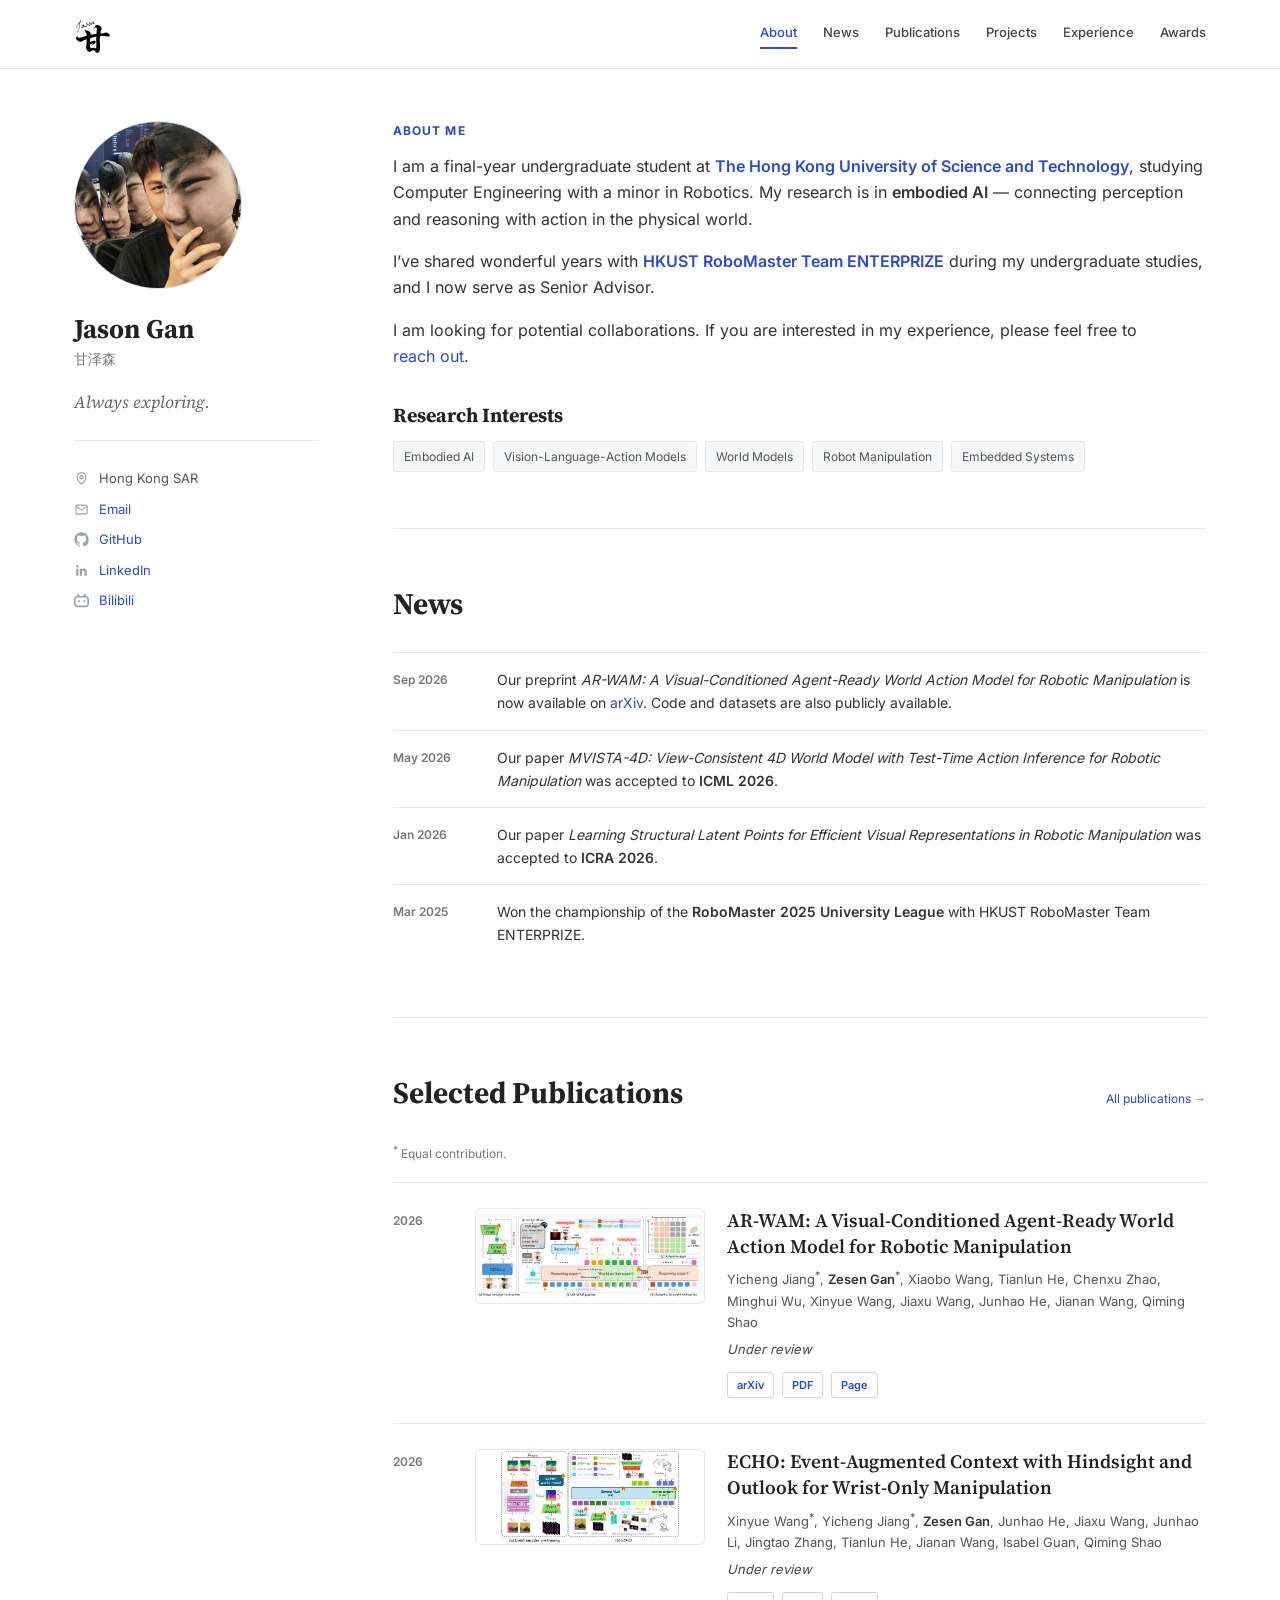
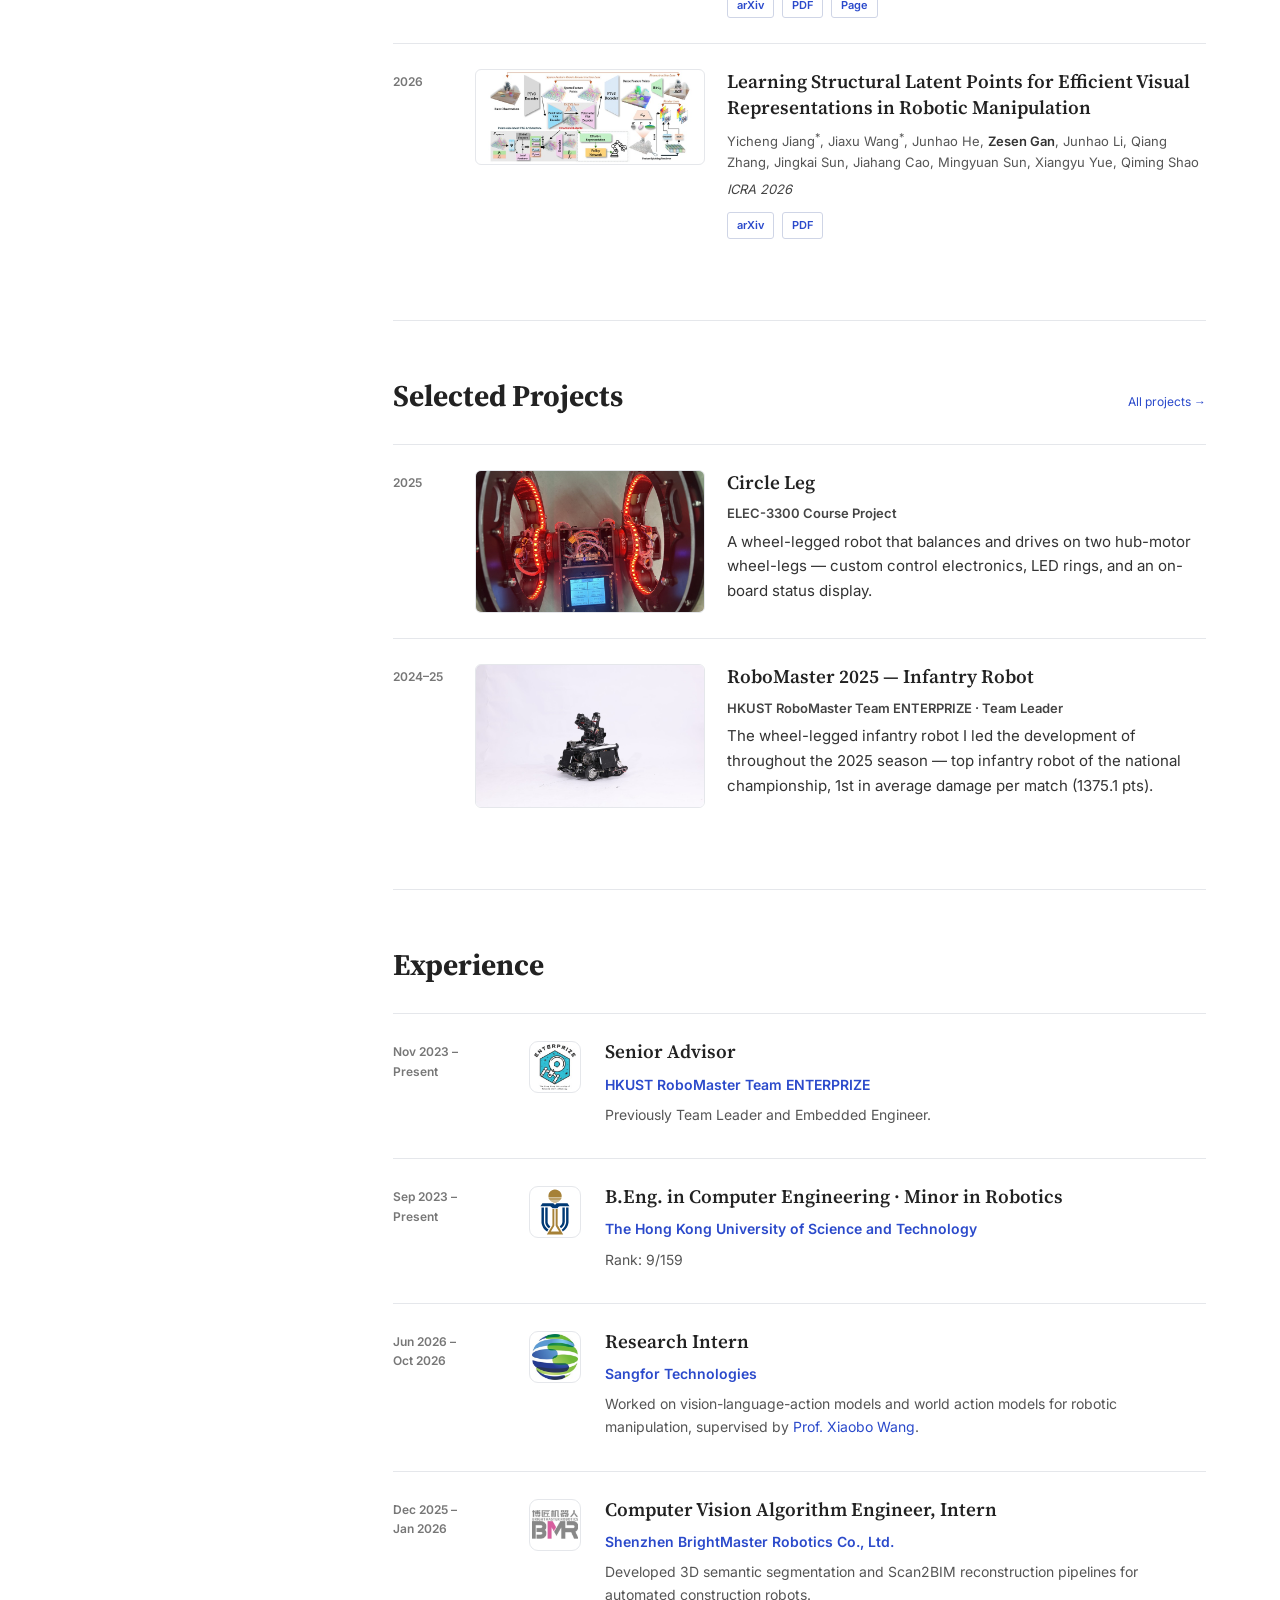
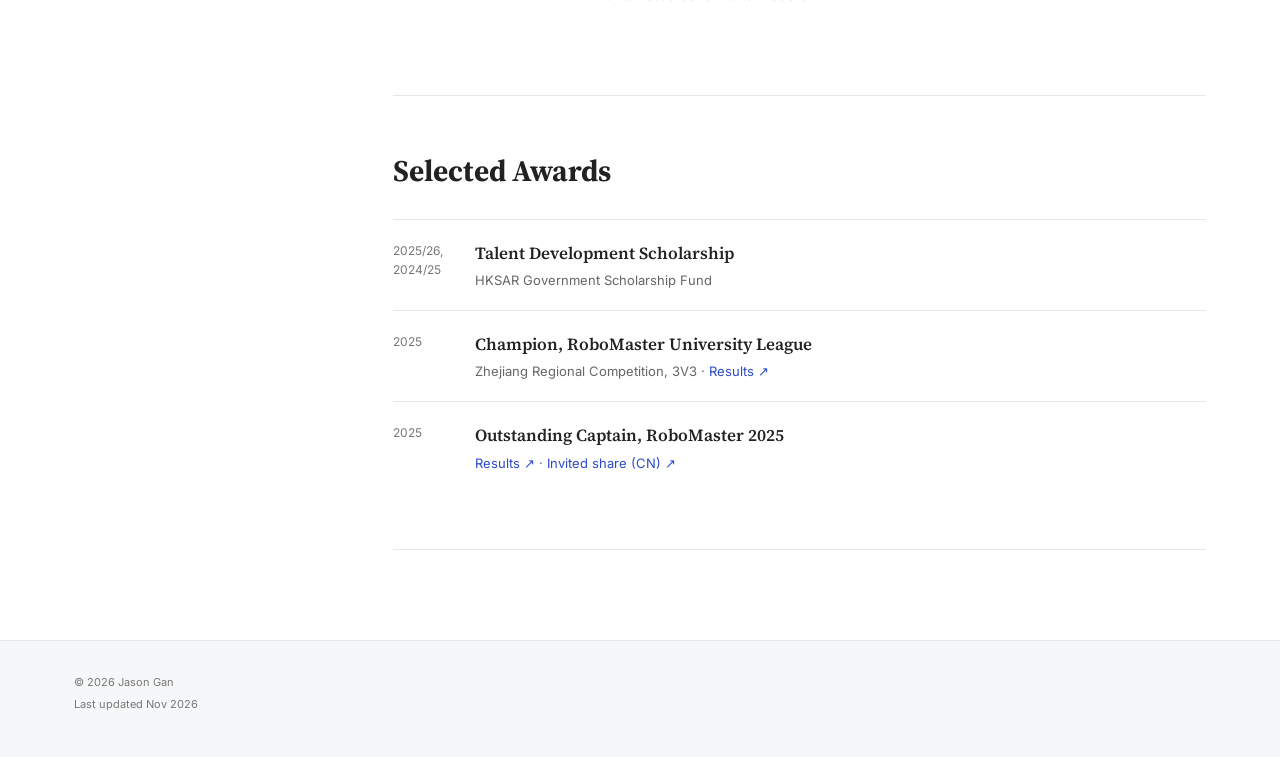
<file: index.html>
<!doctype html>
<html lang="en">
<head>
  <meta charset="utf-8">
  <meta name="viewport" content="width=device-width, initial-scale=1">
  <meta name="robots" content="noindex">
  <title>Jason Gan — Homepage</title>
  <meta name="description" content="Jason Gan is a final-year undergraduate student at HKUST studying computer engineering and robotics, working on embodied AI and robot learning.">

  <link rel="canonical" href="https://jasongan.org/">
  <meta property="og:title" content="Jason Gan — Homepage">
  <meta property="og:description" content="Robotics, embodied AI, and building cool things.">
  <meta property="og:type" content="website">
  <meta property="og:url" content="https://jasongan.org/">
  <!-- 有分享图后取消注释(建议 1200x630):
  <meta property="og:image" content="https://jasongan.org/assets/img/social-preview.jpg"> -->

  <script type="application/ld+json">
  {
    "@context": "https://schema.org",
    "@type": "Person",
    "name": "Jason Gan",
    "alternateName": "Zesen Gan",
    "url": "https://jasongan.org/",
    "affiliation": { "@type": "CollegeOrUniversity", "name": "The Hong Kong University of Science and Technology" },
    "sameAs": [
      "https://github.com/Jasonggg15",
      "https://www.linkedin.com/in/zesen-jason-gan",
      "https://space.bilibili.com/404641047"
    ]
  }
  </script>

  <link rel="icon" href="assets/img/favicon.svg" type="image/svg+xml">
  <!-- 字体自托管,见 assets/css/fonts.css(无需联网即可显示) -->
  <link rel="stylesheet" href="assets/css/fonts.css">
  <link rel="stylesheet" href="assets/css/style.css">
  <script src="assets/js/main.js" defer></script>
</head>
<body>
  <a class="skip-link" href="#content">Skip to content</a>

  <!-- ================= 顶部导航 ================= -->
  <header class="masthead">
    <div class="masthead-inner">
      <a class="site-title" href="#top" aria-label="Jason Gan — Home"><img src="assets/img/logo-gan.svg" alt="Jason Gan" width="36" height="38"></a>
      <button class="menu-toggle" aria-expanded="false" aria-controls="site-nav">Menu</button>
      <nav id="site-nav" aria-label="Primary navigation">
        <a href="#about" class="active">About</a>
        <a href="#news">News</a>
        <a href="publications/">Publications</a>
        <a href="projects/">Projects</a>
        <a href="#experience">Experience</a>
        <a href="#awards">Awards</a>
        <!-- 暂时隐藏(还没内容):<a href="blog/">Blog</a> -->
      </nav>
    </div>
  </header>

  <div class="page" id="top">

    <!-- ================= 左侧资料栏 ================= -->
    <aside class="author-profile" aria-label="Profile">
      <!-- 换照片:替换 assets/img/avatar.jpg 即可(正方形最佳) -->
      <div class="avatar"><img src="assets/img/avatar.jpg" alt="Jason Gan" width="512" height="512"></div>

      <h1>Jason Gan</h1>
      <p class="name-cn">甘泽森</p>
      <p class="affiliation profile-motto">Always exploring.</p>

      <ul class="profile-links">
        <li>
          <svg viewBox="0 0 24 24" fill="none" stroke="currentColor" stroke-width="1.8" stroke-linecap="round" stroke-linejoin="round" aria-hidden="true"><path d="M12 21s-7-5.5-7-11a7 7 0 0 1 14 0c0 5.5-7 11-7 11z"/><circle cx="12" cy="10" r="2.6"/></svg>
          Hong Kong SAR
        </li>
        <li>
          <svg viewBox="0 0 24 24" fill="none" stroke="currentColor" stroke-width="1.8" stroke-linecap="round" stroke-linejoin="round" aria-hidden="true"><rect x="3" y="5" width="18" height="14" rx="2"/><path d="m3 7 9 6 9-6"/></svg>
          <a href="mailto:jason@jasongan.org">Email</a>
        </li>
        <li>
          <svg viewBox="0 0 24 24" fill="currentColor" aria-hidden="true"><path d="M12 .5C5.65.5.5 5.65.5 12c0 5.08 3.29 9.39 7.86 10.91.58.11.79-.25.79-.56 0-.28-.01-1.02-.02-2-3.2.7-3.88-1.54-3.88-1.54-.52-1.33-1.28-1.68-1.28-1.68-1.04-.71.08-.7.08-.7 1.15.08 1.76 1.18 1.76 1.18 1.03 1.76 2.7 1.25 3.36.96.1-.75.4-1.25.72-1.54-2.55-.29-5.23-1.28-5.23-5.7 0-1.26.45-2.29 1.18-3.1-.12-.29-.51-1.46.11-3.05 0 0 .96-.31 3.15 1.18a10.9 10.9 0 0 1 5.74 0c2.19-1.49 3.15-1.18 3.15-1.18.62 1.59.23 2.76.11 3.05.74.81 1.18 1.84 1.18 3.1 0 4.43-2.69 5.41-5.25 5.69.41.35.77 1.05.77 2.12 0 1.53-.01 2.76-.01 3.14 0 .31.21.67.8.56A10.52 10.52 0 0 0 23.5 12C23.5 5.65 18.35.5 12 .5z"/></svg>
          <a href="https://github.com/Jasonggg15" target="_blank" rel="noreferrer">GitHub</a>
        </li>
        <li>
          <svg viewBox="0 0 24 24" fill="currentColor" aria-hidden="true"><path d="M20.45 20.45h-3.55v-5.57c0-1.33-.03-3.04-1.85-3.04-1.86 0-2.14 1.45-2.14 2.94v5.67H9.35V9h3.41v1.56h.05c.47-.9 1.63-1.85 3.36-1.85 3.6 0 4.27 2.37 4.27 5.45v6.29zM5.34 7.43a2.06 2.06 0 1 1 0-4.12 2.06 2.06 0 0 1 0 4.12zM7.12 20.45H3.56V9h3.56v11.45z"/></svg>
          <a href="https://www.linkedin.com/in/zesen-jason-gan" target="_blank" rel="noreferrer">LinkedIn</a>
        </li>
        <li>
          <svg viewBox="0 0 24 24" fill="currentColor" aria-hidden="true"><path d="M17.813 4.653h.854c1.51.054 2.769.578 3.773 1.574 1.004.995 1.524 2.249 1.56 3.76v7.36c-.036 1.51-.556 2.769-1.56 3.773s-2.262 1.524-3.773 1.56H5.333c-1.51-.036-2.769-.556-3.773-1.56S.036 18.858 0 17.347v-7.36c.036-1.511.556-2.765 1.56-3.76 1.004-.996 2.262-1.52 3.773-1.574h.774l-1.174-1.12a1.234 1.234 0 0 1-.373-.906c0-.356.124-.658.373-.907l.027-.027c.267-.249.573-.373.92-.373.347 0 .653.124.92.373L9.653 4.44c.071.071.134.142.187.213h4.267a.836.836 0 0 1 .16-.213l2.853-2.747c.267-.249.573-.373.92-.373.347 0 .662.151.929.4.267.249.391.551.391.907 0 .355-.124.657-.373.906zM5.333 7.24c-.746.018-1.373.276-1.88.773-.506.498-.769 1.13-.786 1.894v7.52c.017.764.28 1.395.786 1.893.507.498 1.134.756 1.88.773h13.334c.746-.017 1.373-.275 1.88-.773.506-.498.769-1.129.786-1.893v-7.52c-.017-.765-.28-1.396-.786-1.894-.507-.497-1.134-.755-1.88-.773zM8 11.107c.373 0 .684.124.933.373.25.249.383.569.4.96v1.173c-.017.391-.15.711-.4.96-.249.25-.56.374-.933.374s-.684-.125-.933-.374c-.25-.249-.383-.569-.4-.96V12.44c0-.373.129-.689.386-.947.258-.257.574-.386.947-.386zm8 0c.373 0 .684.124.933.373.25.249.383.569.4.96v1.173c-.017.391-.15.711-.4.96-.249.25-.56.374-.933.374s-.684-.125-.933-.374c-.25-.249-.383-.569-.4-.96V12.44c.017-.391.15-.711.4-.96.249-.249.56-.373.933-.373Z"/></svg>
          <a href="https://space.bilibili.com/404641047" target="_blank" rel="noreferrer">Bilibili</a>
        </li>
      </ul>
    </aside>

    <!-- ================= 主内容 ================= -->
    <main id="content">

      <!-- ---------- About ---------- -->
      <section id="about" class="intro section-block">
        <p class="kicker">About Me</p>
        <!-- TODO(文字):自我介绍可以按自己的语气改 -->
        <p>
          I am a final-year undergraduate student at <a href="https://hkust.edu.hk/" target="_blank" rel="noreferrer"><strong>The Hong Kong University of Science and
          Technology</strong></a>, studying Computer Engineering with a minor in Robotics.
          My research is in <strong>embodied AI</strong> — connecting perception and reasoning
          with action in the physical world.
        </p>
        <p>
          I’ve shared wonderful years with <a href="https://hkustenterprize.com/" target="_blank" rel="noreferrer"><strong>HKUST RoboMaster Team ENTERPRIZE</strong></a>
          during my undergraduate studies, and I now serve as Senior Advisor.
        </p>
        <p>
          I am looking for potential collaborations. If you are interested in my experience,
          please feel free to <a href="mailto:jason@jasongan.org">reach&nbsp;out</a>.
        </p>
        <h3>Research Interests</h3>
        <div class="tags">
          <span>Embodied AI</span>
          <span>Vision-Language-Action Models</span>
          <span>World Models</span>
          <span>Robot Manipulation</span>
          <span>Embedded Systems</span>
        </div>
      </section>

      <!-- ---------- News ---------- -->
      <section id="news" class="section-block">
        <h2>News</h2>
        <ul class="news-list">
          <!-- 新增动态:复制一个 <li>,日期写在第一列 -->
          <li>
            <span class="date">Sep 2026</span>
            <p>Our preprint <em>AR-WAM: A Visual-Conditioned Agent-Ready World Action Model for Robotic Manipulation</em> is now available on <a href="https://arxiv.org/abs/2609.23578" target="_blank" rel="noreferrer">arXiv</a>. Code and datasets are also publicly available.</p>
          </li>
          <li>
            <span class="date">May 2026</span>
            <p>Our paper <em>MVISTA-4D: View-Consistent 4D World Model with Test-Time Action Inference for Robotic Manipulation</em> was accepted to <strong>ICML 2026</strong>.</p>
          </li>
          <li>
            <span class="date">Jan 2026</span>
            <p>Our paper <em>Learning Structural Latent Points for Efficient Visual Representations in Robotic Manipulation</em> was accepted to <strong>ICRA 2026</strong>.</p>
          </li>
          <li>
            <span class="date">Mar 2025</span>
            <p>Won the championship of the <strong>RoboMaster 2025 University League</strong> with HKUST RoboMaster Team ENTERPRIZE.</p>
          </li>
        </ul>
      </section>

      <!-- ---------- Publications ---------- -->
      <section id="publications" class="section-block">
        <div class="section-title">
          <h2>Selected Publications</h2>
          <a href="publications/">All publications <span class="arr arr-r">&rarr;</span></a>
        </div>
        <p class="section-note"><sup>*</sup> Equal contribution.</p>

        <!-- 新增论文:整个复制 <article class="publication">…</article>。
             配图:把 teaser 图放到 assets/img/(宽约 690px),仿照下面的 <div class="pub-thumb"> 加一行;
             自己的名字用 <strong> 加粗;共同一作在作者后加 <sup>*</sup>;
             有多篇时在列表末尾加一行:<p class="section-note"><sup>*</sup> Equal contribution.</p> -->

                <article class="publication">
          <div class="pub-year">2026</div>
          <div class="pub-thumb"><img src="assets/img/pub-arwam.jpg" alt="" width="690" height="261" loading="lazy"></div>
          <div>
            <h3>AR-WAM: A Visual-Conditioned Agent-Ready World Action Model for Robotic Manipulation</h3>
            <p class="authors">
              Yicheng Jiang<sup>*</sup>, <strong>Zesen Gan</strong><sup>*</sup>, Xiaobo Wang, Tianlun He, Chenxu Zhao,
              Minghui Wu, Xinyue Wang, Jiaxu Wang, Junhao He, Jianan Wang, Qiming Shao
            </p>
            <p class="venue">Under review</p>
            <!-- 可选:一句话介绍(让访客不点进论文也看懂亮点)
            <p class="pub-tldr">…</p> -->
            <div class="item-links">
              <a href="https://arxiv.org/abs/2609.23578" target="_blank" rel="noreferrer">arXiv</a>
              <a href="https://arxiv.org/pdf/2609.23578" target="_blank" rel="noreferrer">PDF</a>
              <a href="https://ar-wam.github.io/" target="_blank" rel="noreferrer">Page</a>
              <!-- 有项目页/代码/视频时加在这里:
              <a href="https://your-project-page.com" target="_blank" rel="noreferrer">Page</a>
              <a href="https://github.com/..." target="_blank" rel="noreferrer">Code</a>
              -->
            </div>
          </div>
        </article>

        <article class="publication">
          <div class="pub-year">2026</div>
          <div class="pub-thumb"><img src="assets/img/pub-echo.jpg" alt="" width="690" height="359" loading="lazy"></div>
          <div>
            <h3>ECHO: Event-Augmented Context with Hindsight and Outlook for Wrist-Only Manipulation</h3>
            <p class="authors">
              Xinyue Wang<sup>*</sup>, Yicheng Jiang<sup>*</sup>, <strong>Zesen Gan</strong>, Junhao He, Jiaxu Wang,
              Junhao Li, Jingtao Zhang, Tianlun He, Jianan Wang, Isabel Guan, Qiming Shao
            </p>
            <p class="venue">Under review</p>
            <div class="item-links">
              <a href="https://arxiv.org/abs/2609.34893" target="_blank" rel="noreferrer">arXiv</a>
              <a href="https://arxiv.org/pdf/2609.34893" target="_blank" rel="noreferrer">PDF</a>
              <a href="https://echo-wam.github.io/" target="_blank" rel="noreferrer">Page</a>
            </div>
          </div>
        </article>

        <article class="publication">
          <div class="pub-year">2026</div>
          <div class="pub-thumb"><img src="assets/img/pub-slp.jpg" alt="" width="690" height="317" loading="lazy"></div>
          <div>
            <h3>Learning Structural Latent Points for Efficient Visual Representations in Robotic Manipulation</h3>
            <p class="authors">
              Yicheng Jiang<sup>*</sup>, Jiaxu Wang<sup>*</sup>, Junhao He, <strong>Zesen Gan</strong>, Junhao Li,
              Qiang Zhang, Jingkai Sun, Jiahang Cao, Mingyuan Sun, Xiangyu Yue, Qiming Shao
            </p>
            <p class="venue">ICRA 2026</p>
            <div class="item-links">
              <a href="https://arxiv.org/abs/2605.21258" target="_blank" rel="noreferrer">arXiv</a>
              <a href="https://arxiv.org/pdf/2605.21258" target="_blank" rel="noreferrer">PDF</a>
            </div>
          </div>
        </article>
      </section>

      <!-- ---------- Selected Projects(完整列表在 projects/) ---------- -->
      <section id="projects" class="section-block">
        <div class="section-title">
          <h2>Selected Projects</h2>
          <a href="projects/">All projects <span class="arr arr-r">&rarr;</span></a>
        </div>

        <!-- 精选项目:这里只放最值得看的 1~3 个,结构与 projects/index.html 的卡片一致
             (注意主页路径少一层 ../);新增时复制 <article class="publication proj-row">…</article> -->
        <article class="publication proj-row">
          <div class="pub-year">2025</div>
          <a class="pub-thumb" href="projects/circle-leg.html" tabindex="-1" aria-label="Open project: Circle Leg"><img src="assets/img/proj-circleleg-2.jpg" alt="" loading="lazy"></a>
          <div>
            <h3><a href="projects/circle-leg.html">Circle Leg</a></h3>
            <p class="entry-role">ELEC-3300 Course Project</p>
            <p>A wheel-legged robot that balances and drives on two hub-motor wheel-legs — custom control electronics, LED rings, and an on-board status display.</p>
          </div>
        </article>

        <article class="publication proj-row">
          <div class="pub-year">2024–25</div>
          <a class="pub-thumb" href="projects/robomaster-2025.html" tabindex="-1" aria-label="Open project: RoboMaster 2025"><img src="assets/img/proj-rm2025.jpg" alt="" loading="lazy"></a>
          <div>
            <h3><a href="projects/robomaster-2025.html">RoboMaster 2025 — Infantry Robot</a></h3>
            <p class="entry-role">HKUST RoboMaster Team ENTERPRIZE &middot; Team Leader</p>
            <p>The wheel-legged infantry robot I led the development of throughout the 2025 season — top infantry robot of the national championship, 1st in average damage per match (1375.1 pts).</p>
          </div>
        </article>
      </section>

      <!-- ---------- Experience(结束时间倒序;同为 Present 时按开始时间倒序) ---------- -->
      <section id="experience" class="section-block">
        <h2>Experience</h2>

        <article class="entry has-logo">
          <div class="entry-date">Nov 2023 –<br>Present</div>
          <img class="entry-logo" src="assets/img/logo-enterprize.png" alt="HKUST RoboMaster Team ENTERPRIZE" width="143" height="160" loading="lazy">
          <div>
            <h3>Senior Advisor</h3>
            <!-- TODO(文字):可以补一句你带队期间的成绩/做了什么 -->
            <p class="entry-role"><a href="https://hkustenterprize.com/" target="_blank" rel="noreferrer">HKUST RoboMaster Team ENTERPRIZE</a></p>
            <p>Previously Team Leader and Embedded Engineer.</p>
          </div>
        </article>

        <article class="entry has-logo">
          <div class="entry-date">Sep 2023 –<br>Present</div>
          <img class="entry-logo" src="assets/img/Hong_Kong_University_of_Science_and_Technology_symbol.svg" alt="HKUST" width="390" height="600" loading="lazy">
          <div>
            <h3>B.Eng. in Computer Engineering · Minor in Robotics</h3>
            <p class="entry-role"><a href="https://hkust.edu.hk/" target="_blank" rel="noreferrer">The Hong Kong University of Science and Technology</a></p>
            <p>Rank: 9/159</p>
          </div>
        </article>

        <article class="entry has-logo">
          <div class="entry-date">Jun 2026 –<br>Oct 2026</div>
          <img class="entry-logo" src="assets/img/logo-sangfor.png" alt="Sangfor" width="160" height="160" loading="lazy">
          <div>
            <h3>Research Intern</h3>
            <p class="entry-role"><a href="https://www.sangfor.com/" target="_blank" rel="noreferrer">Sangfor Technologies</a></p>
            <p>Worked on vision-language-action models and world action models for robotic manipulation, supervised by <a href="https://scholar.google.com/citations?user=B9qnJaYAAAAJ" target="_blank" rel="noreferrer">Prof. Xiaobo Wang</a>.</p>
          </div>
        </article>

        <article class="entry has-logo">
          <div class="entry-date">Dec 2025 –<br>Jan 2026</div>
          <img class="entry-logo" src="assets/img/logo-bmr.png" alt="BrightMaster Robotics" width="160" height="98" loading="lazy">
          <div>
            <h3>Computer Vision Algorithm Engineer, Intern</h3>
            <p class="entry-role"><a href="https://en.bm-robot.com/" target="_blank" rel="noreferrer">Shenzhen BrightMaster Robotics Co., Ltd.</a></p>
            <p>Developed 3D semantic segmentation and Scan2BIM reconstruction pipelines for automated construction robots.</p>
          </div>
        </article>
      </section>

      <!-- ---------- Awards ---------- -->
      <section id="awards" class="section-block">
        <h2>Selected Awards</h2>
        <ul class="award-list">
          <!-- 新增奖项:复制一个 <li> -->
          <li>
            <span>2025/26, 2024/25</span>
            <div>
              <strong>Talent Development Scholarship</strong>
              <p>HKSAR Government Scholarship Fund</p>
            </div>
          </li>
          <li>
            <span>2025</span>
            <div>
              <strong>Champion, RoboMaster University League</strong>
              <p>Zhejiang Regional Competition, 3V3 &middot; <a href="https://www.robomaster.com/zh-CN/resource/pages/announcement/1830" target="_blank" rel="noreferrer">Results <span class="arr">&#8599;</span></a></p>
            </div>
          </li>
          <li>
            <span>2025</span>
            <div>
              <strong>Outstanding Captain, RoboMaster 2025</strong>
              <p><a href="https://www.robomaster.com/zh-CN/resource/pages/announcement/1880" target="_blank" rel="noreferrer">Results <span class="arr">&#8599;</span></a> &middot; <a href="https://bbs.robomaster.com/article/813318" target="_blank" rel="noreferrer">Invited share (CN) <span class="arr">&#8599;</span></a></p>
            </div>
          </li>
        </ul>
      </section>

    </main>
  </div>

  <!-- ================= 页脚 ================= -->
  <footer>
    <div>
      <p>&copy; <span data-year>2026</span> Jason Gan</p>
      <p>Last updated Nov 2026</p>
    </div>
  </footer>
</body>
</html>
</file>
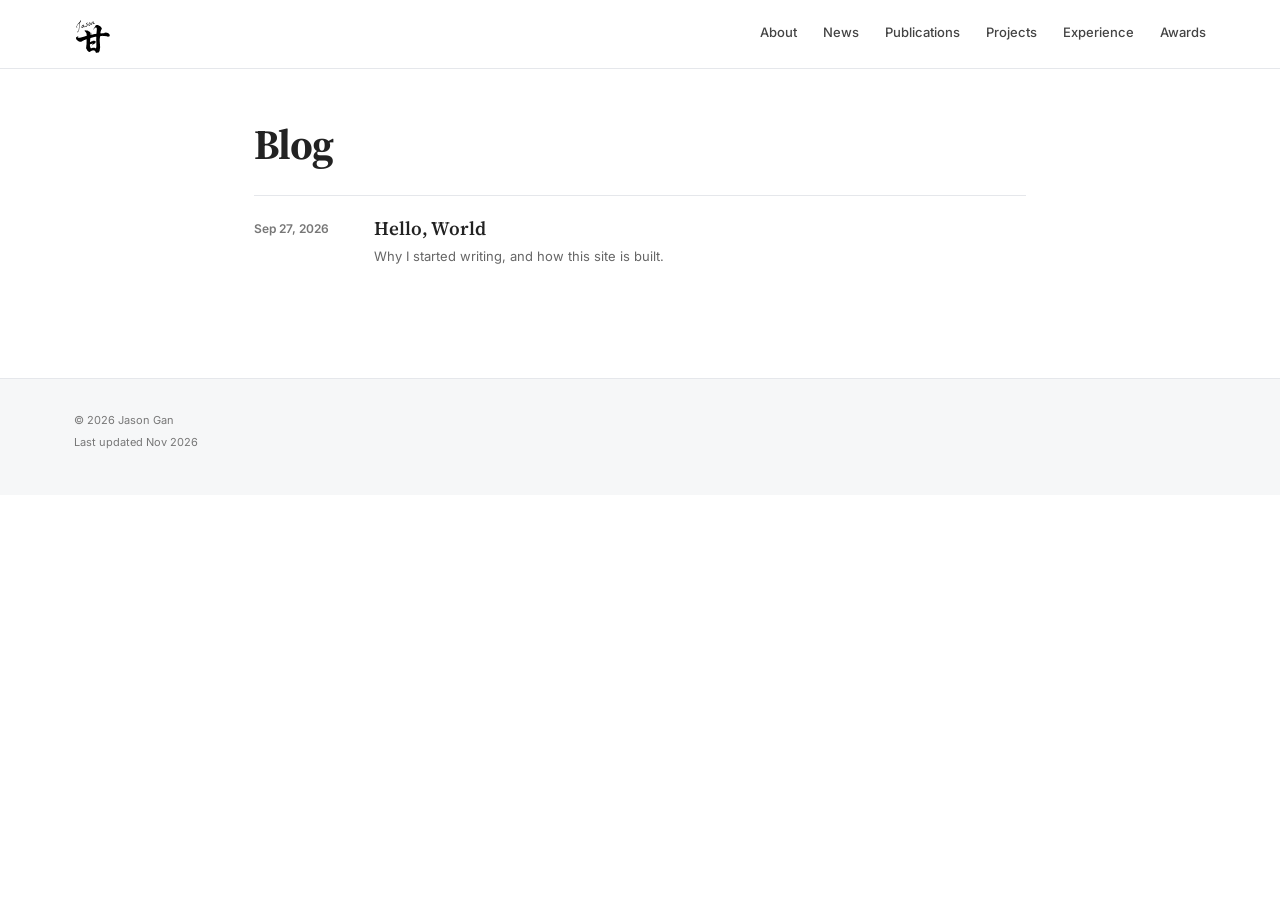
<file: blog/index.html>
<!doctype html>
<html lang="en">
<head>
  <meta charset="utf-8">
  <meta name="viewport" content="width=device-width, initial-scale=1">
  <meta name="robots" content="noindex">
  <title>Jason Gan — Blog</title>
  <meta name="description" content="Notes on research, engineering, and whatever else is on my mind.">
  <link rel="icon" href="../assets/img/favicon.svg" type="image/svg+xml">
  <link rel="stylesheet" href="../assets/css/fonts.css">
  <link rel="stylesheet" href="../assets/css/style.css">
  <script src="../assets/js/main.js" defer></script>
</head>
<body>
  <a class="skip-link" href="#content">Skip to content</a>

  <!-- 顶部导航与首页一致;改动时记得同步 index.html 和 blog/posts/ 下的文章页 -->
  <header class="masthead">
    <div class="masthead-inner">
      <a class="site-title" href="../index.html" aria-label="Jason Gan — Home"><img src="../assets/img/logo-gan.svg" alt="Jason Gan" width="36" height="38"></a>
      <button class="menu-toggle" aria-expanded="false" aria-controls="site-nav">Menu</button>
      <nav id="site-nav" aria-label="Primary navigation">
        <a href="../index.html#about">About</a>
        <a href="../index.html#news">News</a>
        <a href="../publications/">Publications</a>
        <a href="../projects/">Projects</a>
        <a href="../index.html#experience">Experience</a>
        <a href="../index.html#awards">Awards</a>
        <!-- 暂时隐藏(还没内容):<a href="./" class="active" aria-current="page">Blog</a> -->
      </nav>
    </div>
  </header>

  <div class="page-single">
    <main id="content">
      <section class="intro">
        <h2>Blog</h2>
      </section>

      <ul class="post-list">
        <!-- 新文章:复制一个 <li>,按日期倒序排列(新的在最上面) -->
        <li>
          <span class="date">Sep 27, 2026</span>
          <div>
            <h3><a href="posts/2026-09-27-hello-world.html">Hello, World</a></h3>
            <p>Why I started writing, and how this site is built.</p>
          </div>
        </li>
      </ul>
    </main>
  </div>

  <footer>
    <div>
      <p>&copy; <span data-year>2026</span> Jason Gan</p>
      <p>Last updated Nov 2026</p>
    </div>
  </footer>
</body>
</html>
</file>
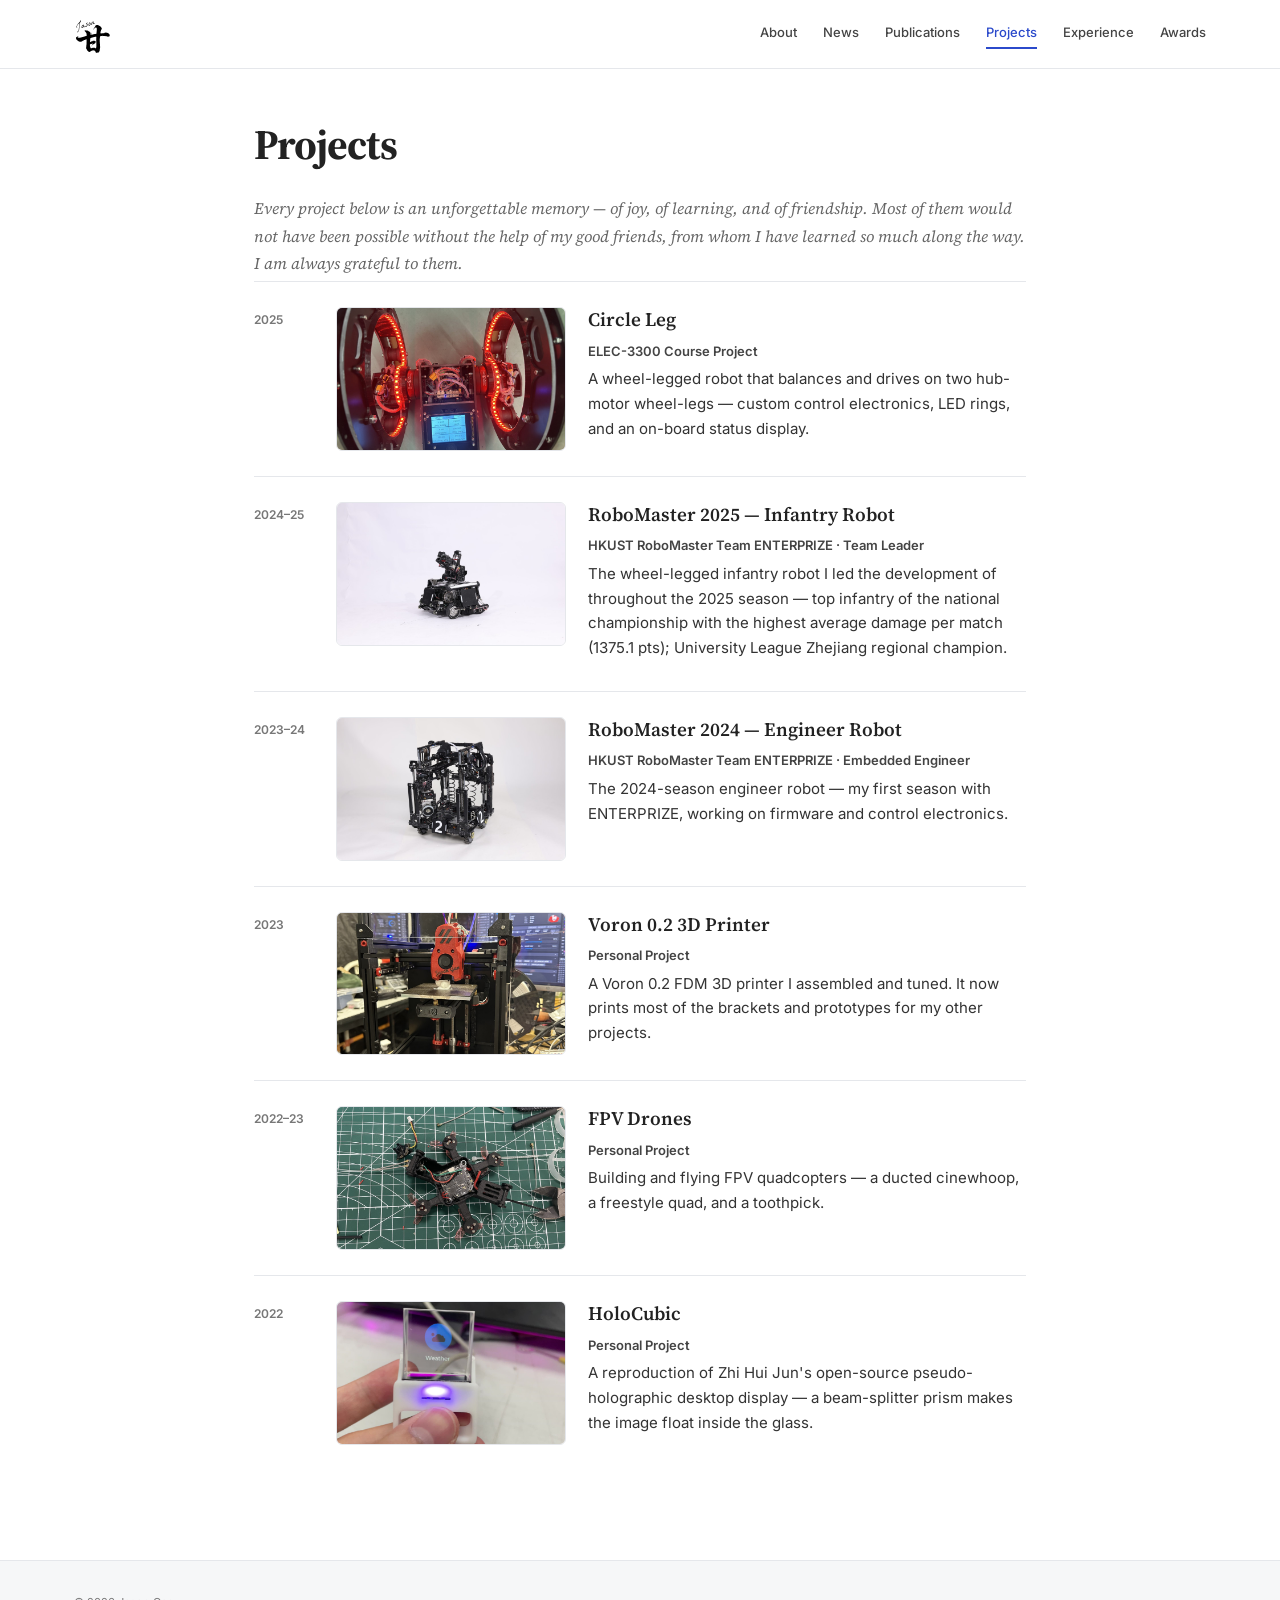
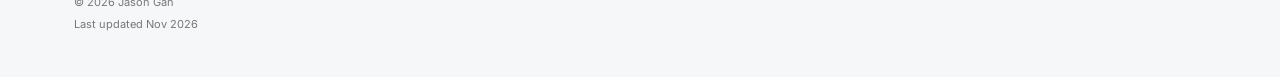
<file: projects/index.html>
<!doctype html>
<html lang="en">
<head>
  <meta charset="utf-8">
  <meta name="viewport" content="width=device-width, initial-scale=1">
  <meta name="robots" content="noindex">
  <title>Jason Gan — Projects</title>
  <meta name="description" content="Selected projects by Jason Gan — robotics, embodied AI, and things built for fun.">
  <link rel="icon" href="../assets/img/favicon.svg" type="image/svg+xml">
  <link rel="stylesheet" href="../assets/css/fonts.css">
  <link rel="stylesheet" href="../assets/css/style.css">
  <script src="../assets/js/main.js" defer></script>
</head>
<body>
  <a class="skip-link" href="#content">Skip to content</a>

  <!-- 顶部导航与首页一致;改动时记得同步 index.html、blog/index.html、blog/posts/ 下的文章页 -->
  <header class="masthead">
    <div class="masthead-inner">
      <a class="site-title" href="../index.html" aria-label="Jason Gan — Home"><img src="../assets/img/logo-gan.svg" alt="Jason Gan" width="36" height="38"></a>
      <button class="menu-toggle" aria-expanded="false" aria-controls="site-nav">Menu</button>
      <nav id="site-nav" aria-label="Primary navigation">
        <a href="../index.html#about">About</a>
        <a href="../index.html#news">News</a>
        <a href="../publications/">Publications</a>
        <a href="./" class="active" aria-current="page">Projects</a>
        <a href="../index.html#experience">Experience</a>
        <a href="../index.html#awards">Awards</a>
        <!-- 暂时隐藏(还没内容):<a href="../blog/">Blog</a> -->
      </nav>
    </div>
  </header>

  <div class="page-single">
    <main id="content">
      <section class="intro">
        <h2>Projects</h2>
        <p class="page-note">Every project below is an unforgettable memory — of joy, of learning, and of friendship. Most of them would not have been possible without the help of my good friends, from whom I have learned so much along the way. I am always grateful to them.</p>
      </section>

      <div class="project-list">
        <!-- 新增项目:① 在 projects/ 下复制一个详情页(如 robomaster-2025.html)改成新内容;
             ② 这里复制一个 <article class="publication proj-row"> 卡片,新的放最上面。
             缩略图取详情页主图;h3 链接与缩略图链接都指向详情页 -->

        <article class="publication proj-row">
          <div class="pub-year">2025</div>
          <a class="pub-thumb" href="circle-leg.html" tabindex="-1" aria-label="Open project: Circle Leg"><img src="../assets/img/proj-circleleg-2.jpg" alt="" loading="lazy"></a>
          <div>
            <h3><a href="circle-leg.html">Circle Leg</a></h3>
            <p class="entry-role">ELEC-3300 Course Project</p>
            <p>A wheel-legged robot that balances and drives on two hub-motor wheel-legs — custom control electronics, LED rings, and an on-board status display.</p>
          </div>
        </article>


        <article class="publication proj-row">
          <div class="pub-year">2024–25</div>
          <a class="pub-thumb" href="robomaster-2025.html" tabindex="-1" aria-label="Open project: RoboMaster 2025"><img src="../assets/img/proj-rm2025.jpg" alt="" loading="lazy"></a>
          <div>
            <h3><a href="robomaster-2025.html">RoboMaster 2025 — Infantry Robot</a></h3>
            <p class="entry-role">HKUST RoboMaster Team ENTERPRIZE &middot; Team Leader</p>
            <p>The wheel-legged infantry robot I led the development of throughout the 2025 season — top infantry of the national championship with the highest average damage per match (1375.1 pts); University League Zhejiang regional champion.</p>
          </div>
        </article>

        <article class="publication proj-row">
          <div class="pub-year">2023–24</div>
          <a class="pub-thumb" href="robomaster-2024.html" tabindex="-1" aria-label="Open project: RoboMaster 2024"><img src="../assets/img/proj-rm2024.jpg" alt="" loading="lazy"></a>
          <div>
            <h3><a href="robomaster-2024.html">RoboMaster 2024 — Engineer Robot</a></h3>
            <p class="entry-role">HKUST RoboMaster Team ENTERPRIZE &middot; Embedded Engineer</p>
            <p>The 2024-season engineer robot — my first season with ENTERPRIZE, working on firmware and control electronics.</p>
          </div>
        </article>

        <article class="publication proj-row">
          <div class="pub-year">2023</div>
          <a class="pub-thumb" href="voron-0.html" tabindex="-1" aria-label="Open project: Voron 0.2"><img src="../assets/img/proj-voron.jpg" alt="" loading="lazy"></a>
          <div>
            <h3><a href="voron-0.html">Voron 0.2 3D Printer</a></h3>
            <p class="entry-role">Personal Project</p>
            <p>A Voron 0.2 FDM 3D printer I assembled and tuned. It now prints most of the brackets and prototypes for my other projects.</p>
          </div>
        </article>

        <article class="publication proj-row">
          <div class="pub-year">2022–23</div>
          <a class="pub-thumb" href="fpv-drones.html" tabindex="-1" aria-label="Open project: FPV Drones"><img src="../assets/img/proj-fpv-3.jpg" alt="" loading="lazy"></a>
          <div>
            <h3><a href="fpv-drones.html">FPV Drones</a></h3>
            <p class="entry-role">Personal Project</p>
            <p>Building and flying FPV quadcopters — a ducted cinewhoop, a freestyle quad, and a toothpick.</p>
          </div>
        </article>

        <article class="publication proj-row">
          <div class="pub-year">2022</div>
          <a class="pub-thumb" href="holocubic.html" tabindex="-1" aria-label="Open project: HoloCubic"><img src="../assets/img/proj-holo.jpg" alt="" loading="lazy"></a>
          <div>
            <h3><a href="holocubic.html">HoloCubic</a></h3>
            <p class="entry-role">Personal Project</p>
            <p>A reproduction of Zhi Hui Jun's open-source pseudo-holographic desktop display — a beam-splitter prism makes the image float inside the glass.</p>
          </div>
        </article>
      </div>
    </main>
  </div>

  <footer>
    <div>
      <p>&copy; <span data-year>2026</span> Jason Gan</p>
      <p>Last updated Nov 2026</p>
    </div>
  </footer>
</body>
</html>
</file>
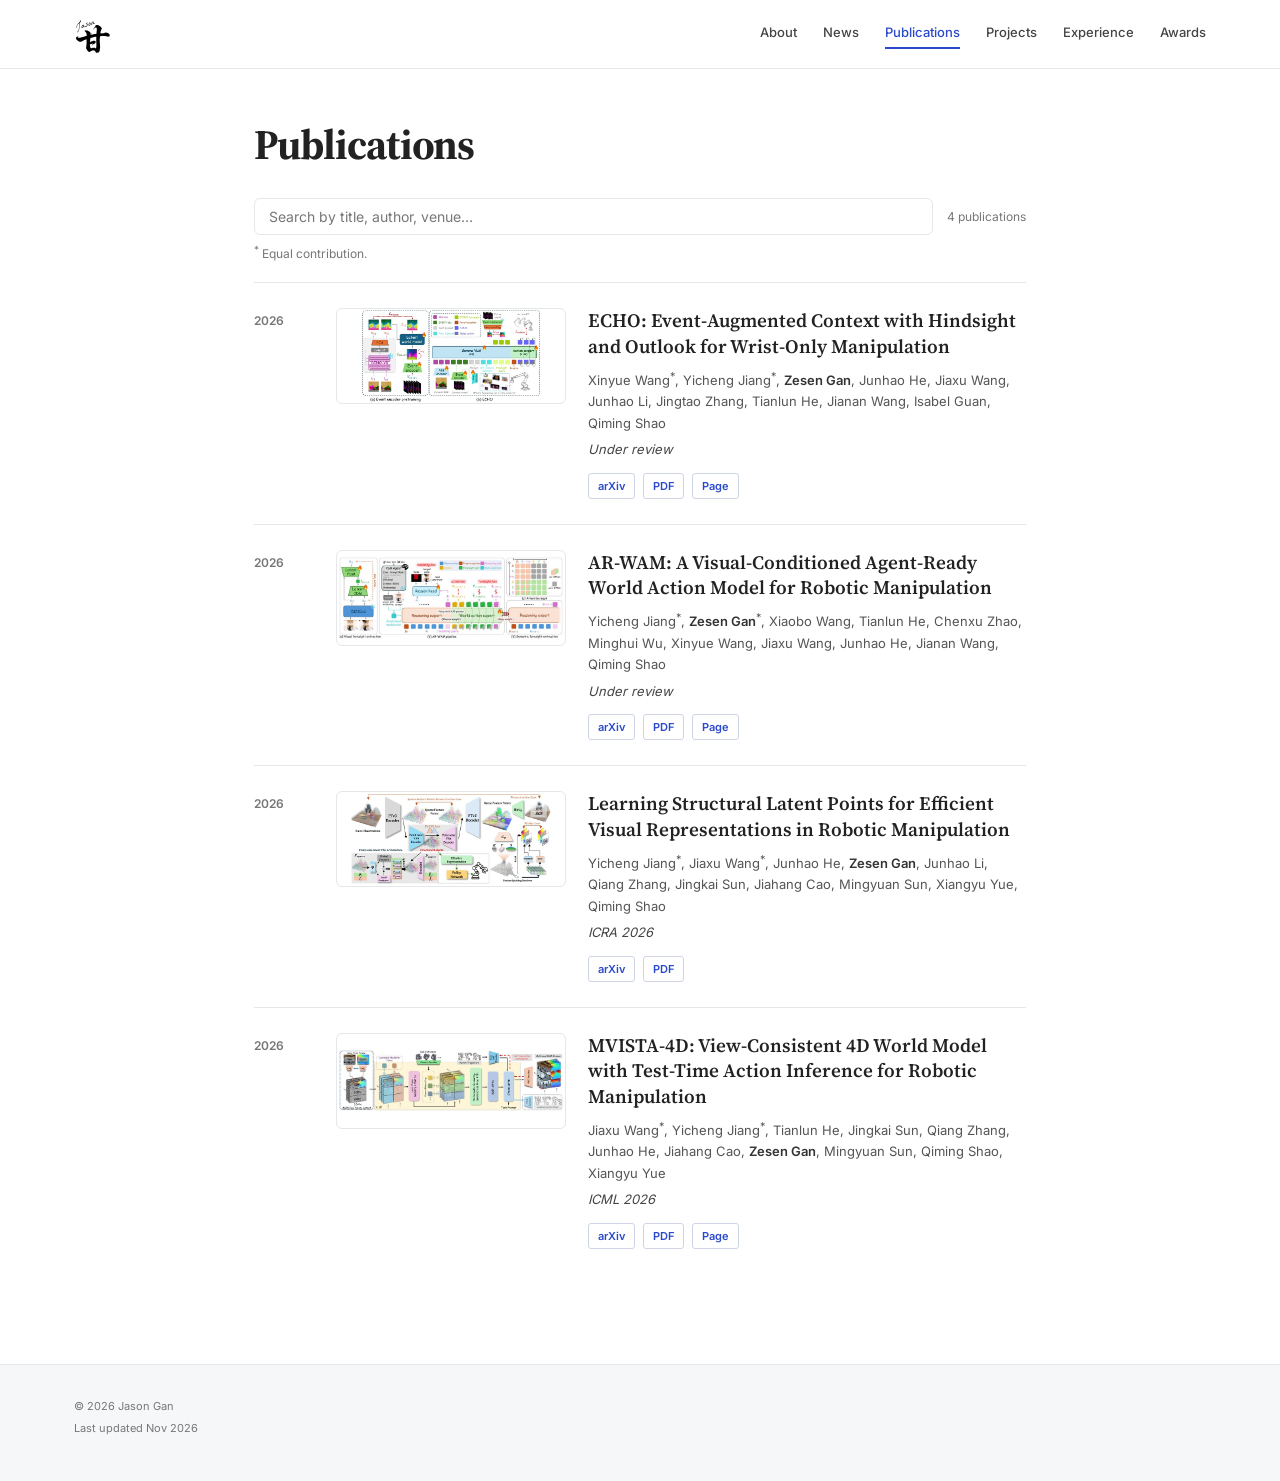
<file: publications/index.html>
<!doctype html>
<html lang="en">
<head>
  <meta charset="utf-8">
  <meta name="viewport" content="width=device-width, initial-scale=1">
  <meta name="robots" content="noindex">
  <title>Jason Gan — Publications</title>
  <meta name="description" content="Publications by Jason Gan — world action models, vision-language-action, and robotic manipulation.">
  <link rel="icon" href="../assets/img/favicon.svg" type="image/svg+xml">
  <link rel="stylesheet" href="../assets/css/fonts.css">
  <link rel="stylesheet" href="../assets/css/style.css">
  <script src="../assets/js/main.js" defer></script>
</head>
<body>
  <a class="skip-link" href="#content">Skip to content</a>

  <!-- 顶部导航与首页一致;改动时记得同步 index.html、projects/、blog/ 各处 -->
  <header class="masthead">
    <div class="masthead-inner">
      <a class="site-title" href="../index.html" aria-label="Jason Gan — Home"><img src="../assets/img/logo-gan.svg" alt="Jason Gan" width="36" height="38"></a>
      <button class="menu-toggle" aria-expanded="false" aria-controls="site-nav">Menu</button>
      <nav id="site-nav" aria-label="Primary navigation">
        <a href="../index.html#about">About</a>
        <a href="../index.html#news">News</a>
        <a href="./" class="active" aria-current="page">Publications</a>
        <a href="../projects/">Projects</a>
        <a href="../index.html#experience">Experience</a>
        <a href="../index.html#awards">Awards</a>
        <!-- 暂时隐藏(还没内容):<a href="../blog/">Blog</a> -->
      </nav>
    </div>
  </header>

  <div class="page-single">
    <main id="content">
      <section class="intro">
        <h2>Publications</h2>
      </section>

      <!-- 搜索框:边输入边过滤;匹配标题/作者/会议 + 每条的 data-keywords 隐藏关键词 -->
      <div class="pub-toolbar">
        <input type="search" id="pub-search" placeholder="Search by title, author, venue…" aria-label="Search publications">
        <span class="pub-count" id="pub-count">4 publications</span>
      </div>
      <p class="section-note" id="pub-note"><sup>*</sup> Equal contribution.</p>

      <div class="pub-list">
        <!-- 新增论文:整个复制 <article class="publication">…</article>,新的放最上面。
             data-keywords 里写搜索关键词(缩写/主题词/平台名),不显示但能被搜到。
             自己的名字 <strong> 加粗;共同一作在作者后加 <sup>*</sup>;
             首页 Selected Publications 里的精选条目要另外手动同步(index.html) -->

        <article class="publication" data-keywords="echo event camera event-based vision wrist-only manipulation event encoder latent world model gemma vlm action expert rlbench under review">
          <div class="pub-year">2026</div>
          <div class="pub-thumb"><img src="../assets/img/pub-echo.jpg" alt="" width="690" height="359" loading="lazy"></div>
          <div>
            <h3>ECHO: Event-Augmented Context with Hindsight and Outlook for Wrist-Only Manipulation</h3>
            <p class="authors">
              Xinyue Wang<sup>*</sup>, Yicheng Jiang<sup>*</sup>, <strong>Zesen Gan</strong>, Junhao He, Jiaxu Wang,
              Junhao Li, Jingtao Zhang, Tianlun He, Jianan Wang, Isabel Guan, Qiming Shao
            </p>
            <p class="venue">Under review</p>
            <div class="item-links">
              <a href="https://arxiv.org/abs/2609.34893" target="_blank" rel="noreferrer">arXiv</a>
              <a href="https://arxiv.org/pdf/2609.34893" target="_blank" rel="noreferrer">PDF</a>
              <a href="https://echo-wam.github.io/" target="_blank" rel="noreferrer">Page</a>
            </div>
          </div>
        </article>

        <article class="publication" data-keywords="world action model wam vla vision-language-action embodied ai manipulation robotwin rmbench astribot under review">
          <div class="pub-year">2026</div>
          <div class="pub-thumb"><img src="../assets/img/pub-arwam.jpg" alt="" width="690" height="261" loading="lazy"></div>
          <div>
            <h3>AR-WAM: A Visual-Conditioned Agent-Ready World Action Model for Robotic Manipulation</h3>
            <p class="authors">
              Yicheng Jiang<sup>*</sup>, <strong>Zesen Gan</strong><sup>*</sup>, Xiaobo Wang, Tianlun He, Chenxu Zhao,
              Minghui Wu, Xinyue Wang, Jiaxu Wang, Junhao He, Jianan Wang, Qiming Shao
            </p>
            <p class="venue">Under review</p>
            <div class="item-links">
              <a href="https://arxiv.org/abs/2609.23578" target="_blank" rel="noreferrer">arXiv</a>
              <a href="https://arxiv.org/pdf/2609.23578" target="_blank" rel="noreferrer">PDF</a>
              <a href="https://ar-wam.github.io/" target="_blank" rel="noreferrer">Page</a>
            </div>
          </div>
        </article>

        <article class="publication" data-keywords="structural latent points pl-vae point cloud 3dgs gaussian splatting pretraining visual representation rlbench maniskill icra">
          <div class="pub-year">2026</div>
          <div class="pub-thumb"><img src="../assets/img/pub-slp.jpg" alt="" width="690" height="317" loading="lazy"></div>
          <div>
            <h3>Learning Structural Latent Points for Efficient Visual Representations in Robotic Manipulation</h3>
            <p class="authors">
              Yicheng Jiang<sup>*</sup>, Jiaxu Wang<sup>*</sup>, Junhao He, <strong>Zesen Gan</strong>, Junhao Li,
              Qiang Zhang, Jingkai Sun, Jiahang Cao, Mingyuan Sun, Xiangyu Yue, Qiming Shao
            </p>
            <p class="venue">ICRA 2026</p>
            <div class="item-links">
              <a href="https://arxiv.org/abs/2605.21258" target="_blank" rel="noreferrer">arXiv</a>
              <a href="https://arxiv.org/pdf/2605.21258" target="_blank" rel="noreferrer">PDF</a>
            </div>
          </div>
        </article>

        <article class="publication" data-keywords="mvista 4d world model view-consistent test-time action inference residual inverse dynamics rlbench robotwin icml">
          <div class="pub-year">2026</div>
          <div class="pub-thumb"><img src="../assets/img/pub-mvista.jpg" alt="" width="690" height="197" loading="lazy"></div>
          <div>
            <h3>MVISTA-4D: View-Consistent 4D World Model with Test-Time Action Inference for Robotic Manipulation</h3>
            <p class="authors">
              Jiaxu Wang<sup>*</sup>, Yicheng Jiang<sup>*</sup>, Tianlun He, Jingkai Sun, Qiang Zhang, Junhao He,
              Jiahang Cao, <strong>Zesen Gan</strong>, Mingyuan Sun, Qiming Shao, Xiangyu Yue
            </p>
            <p class="venue">ICML 2026</p>
            <div class="item-links">
              <a href="https://arxiv.org/abs/2602.09878" target="_blank" rel="noreferrer">arXiv</a>
              <a href="https://arxiv.org/pdf/2602.09878" target="_blank" rel="noreferrer">PDF</a>
              <a href="https://mercerai.github.io/MVISTA-4D/" target="_blank" rel="noreferrer">Page</a>
            </div>
          </div>
        </article>

        <p class="pub-empty" id="pub-empty" hidden>No publications match your search.</p>
      </div>
    </main>
  </div>

  <footer>
    <div>
      <p>&copy; <span data-year>2026</span> Jason Gan</p>
      <p>Last updated Nov 2026</p>
    </div>
  </footer>

  <!-- 本页专属:搜索过滤(内联,与页面同文件,不存在缓存不同步问题)。
       玩法参考标准 filter 实现(al-folio bibsearch / Fuse.js):
       - 可见文字 + data-keywords 做空格分词 AND 匹配
       - 忽略连字符/标点的归一化:arwam / ar-wam / ARWAM 都能命中
       - 命中词 <mark> 高亮;新出现的条目淡入,消失即时 -->
  <script>
    (function () {
      "use strict";
      var input = document.getElementById("pub-search");
      if (!input) return;
      var pubs = Array.prototype.slice.call(
        document.querySelectorAll(".pub-list .publication")
      );
      var count = document.getElementById("pub-count");
      var empty = document.getElementById("pub-empty");
      var note = document.getElementById("pub-note");
      var HL_SEL = ["h3", ".authors", ".venue"];

      var strip = function (s) {
        return s.toLowerCase().replace(/[^a-z0-9一-鿿]+/g, "");
      };

      /* 预处理:可搜索文本(普通 + 归一化)、各高亮区的原始 HTML。
         语料只取语义字段(标题/作者/会议/年份 + data-keywords),
         不含 arXiv/PDF 等按钮文字——否则搜 "ar" 会匹配到每条的 "arXiv" 徽章 */
      var data = pubs.map(function (el) {
        var raw =
          HL_SEL.map(function (sel) {
            var n = el.querySelector(sel);
            return n ? n.textContent : "";
          }).join(" ") +
          " " +
          (el.querySelector(".pub-year") || { textContent: "" }).textContent +
          " " +
          (el.getAttribute("data-keywords") || "");
        raw = raw.toLowerCase();
        return {
          norm: raw,
          flat: strip(raw),
          html: HL_SEL.map(function (sel) {
            var n = el.querySelector(sel);
            return n ? n.innerHTML : null;
          })
        };
      });

      function restore(el, i) {
        HL_SEL.forEach(function (sel, j) {
          var n = el.querySelector(sel);
          if (n && data[i].html[j] != null) n.innerHTML = data[i].html[j];
        });
      }

      /* 在文本节点里给命中词包 <mark>(不碰标签,不会弄坏链接/上标) */
      function highlight(el, terms) {
        HL_SEL.forEach(function (sel) {
          var root = el.querySelector(sel);
          if (!root) return;
          var walker = document.createTreeWalker(root, NodeFilter.SHOW_TEXT);
          var nodes = [];
          while (walker.nextNode()) nodes.push(walker.currentNode);
          nodes.forEach(function (node) {
            var text = node.nodeValue, lower = text.toLowerCase();
            var hits = [];
            terms.forEach(function (t) {
              var i = lower.indexOf(t);
              while (i !== -1) {
                hits.push([i, i + t.length]);
                i = lower.indexOf(t, i + t.length);
              }
            });
            if (!hits.length) return;
            hits.sort(function (a, b) { return a[0] - b[0]; });
            var merged = [];
            hits.forEach(function (h) {
              var last = merged[merged.length - 1];
              if (last && h[0] <= last[1]) last[1] = Math.max(last[1], h[1]);
              else merged.push(h.slice());
            });
            var frag = document.createDocumentFragment(), pos = 0;
            merged.forEach(function (h) {
              frag.appendChild(document.createTextNode(text.slice(pos, h[0])));
              var mark = document.createElement("mark");
              mark.textContent = text.slice(h[0], h[1]);
              frag.appendChild(mark);
              pos = h[1];
            });
            frag.appendChild(document.createTextNode(text.slice(pos)));
            node.parentNode.replaceChild(frag, node);
          });
        });
      }

      input.addEventListener("input", function () {
        var terms = input.value.toLowerCase().split(/\s+/).filter(Boolean);
        var shown = 0;
        pubs.forEach(function (el, i) {
          var wasHidden = el.style.display === "none";
          var hit = terms.every(function (t) {
            if (data[i].norm.indexOf(t) !== -1) return true;
            var ft = strip(t);
            return ft !== "" && data[i].flat.indexOf(ft) !== -1;
          });
          el.style.display = hit ? "" : "none";
          restore(el, i);
          if (hit) {
            shown++;
            if (terms.length) highlight(el, terms);
            /* 只对"新出现"的条目播淡入;一直在的保持不动 */
            if (wasHidden) {
              el.classList.remove("enter");
              void el.offsetWidth;
              el.classList.add("enter");
            }
          }
        });
        if (count) {
          count.textContent = terms.length
            ? "Showing " + shown + " of " + pubs.length
            : pubs.length + " publications";
        }
        /* 无结果时只留提示,脚注一起藏掉 */
        if (empty) empty.hidden = shown !== 0;
        if (note) note.hidden = shown === 0 && terms.length > 0;
      });
    })();
  </script>
</body>
</html>
</file>
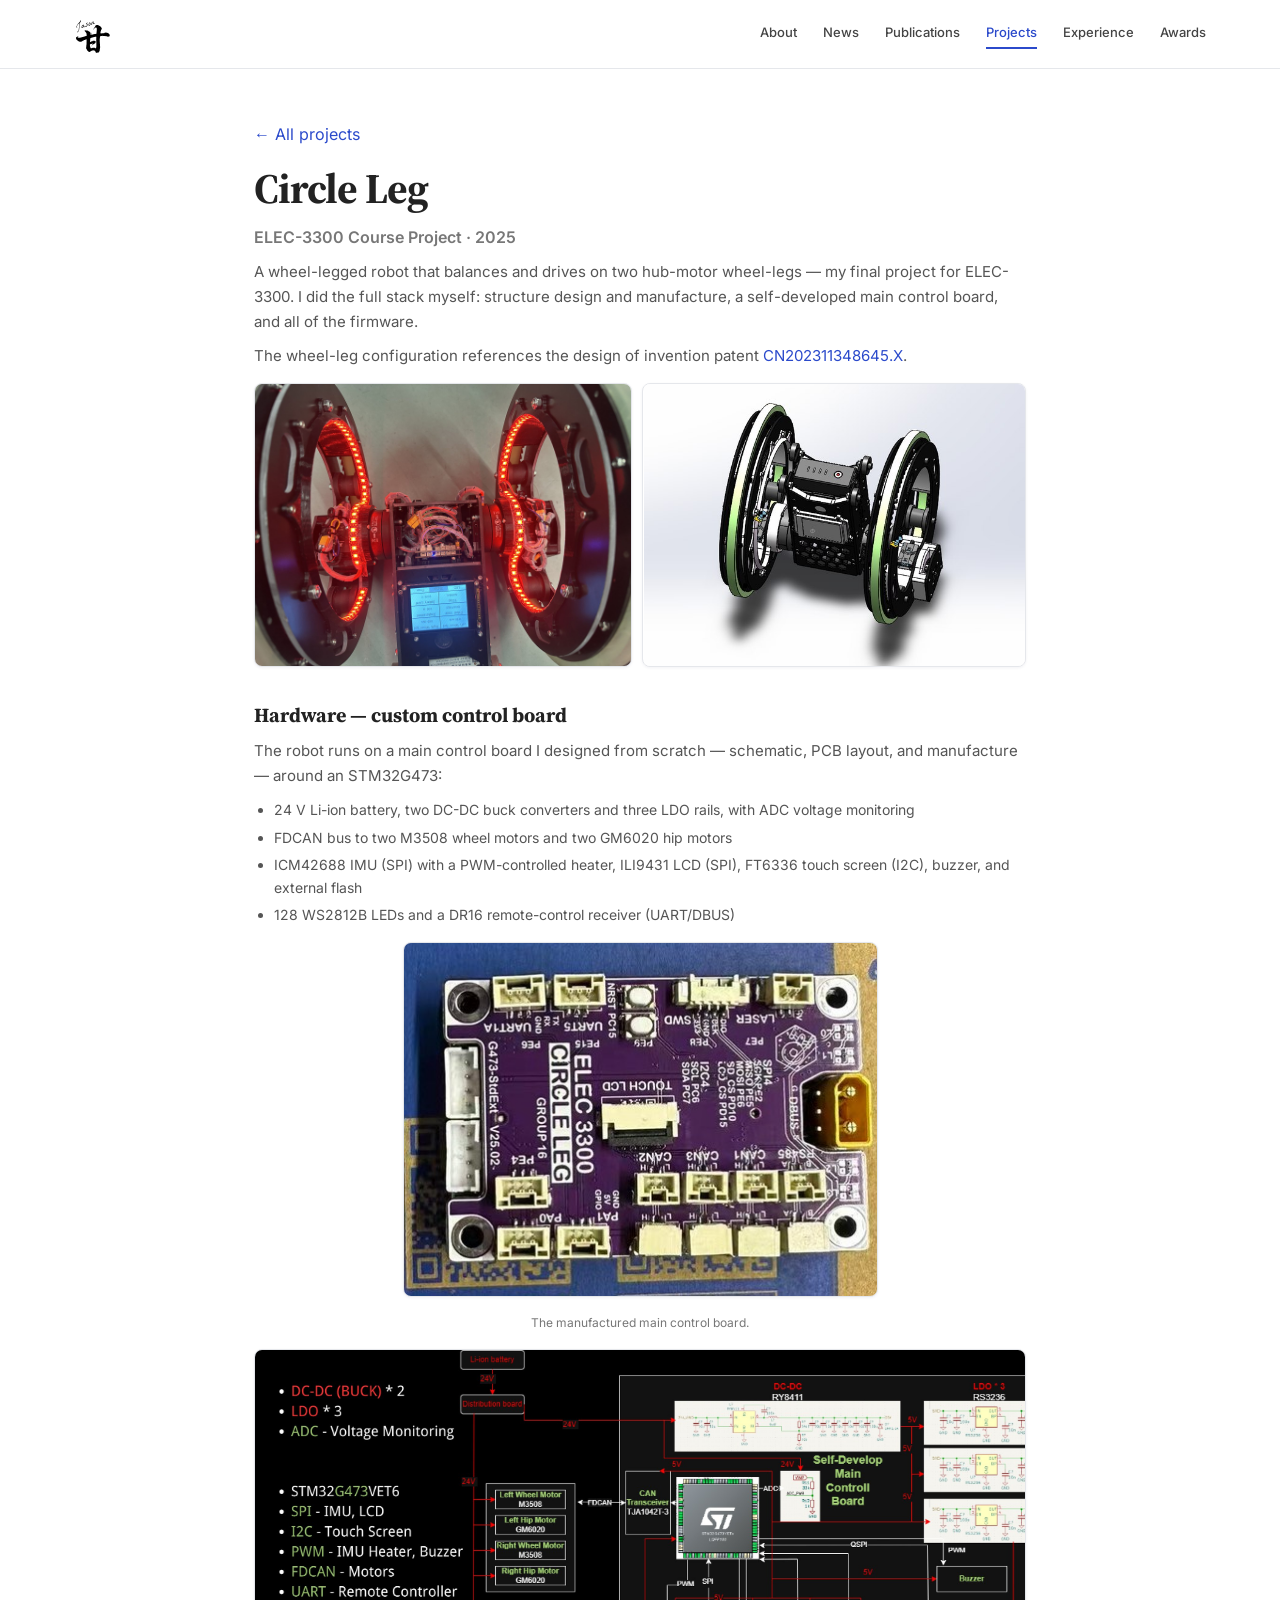
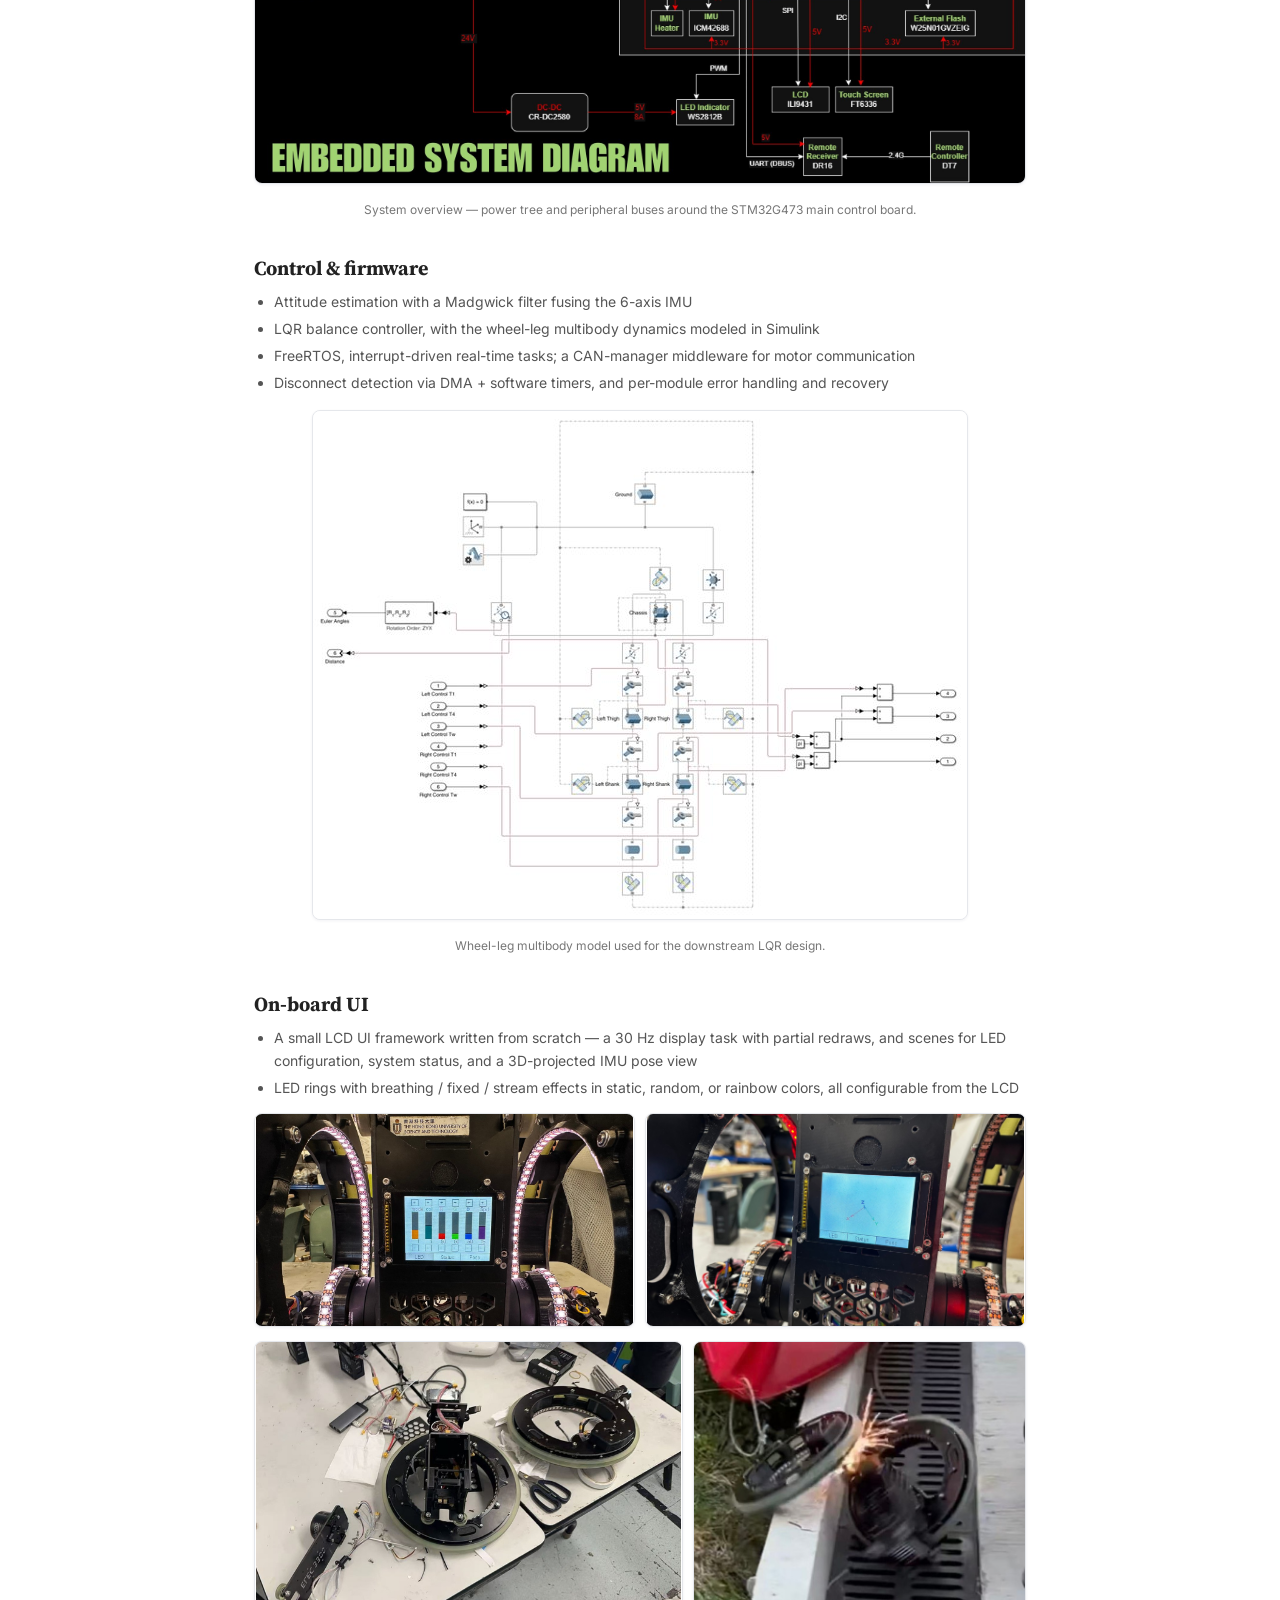
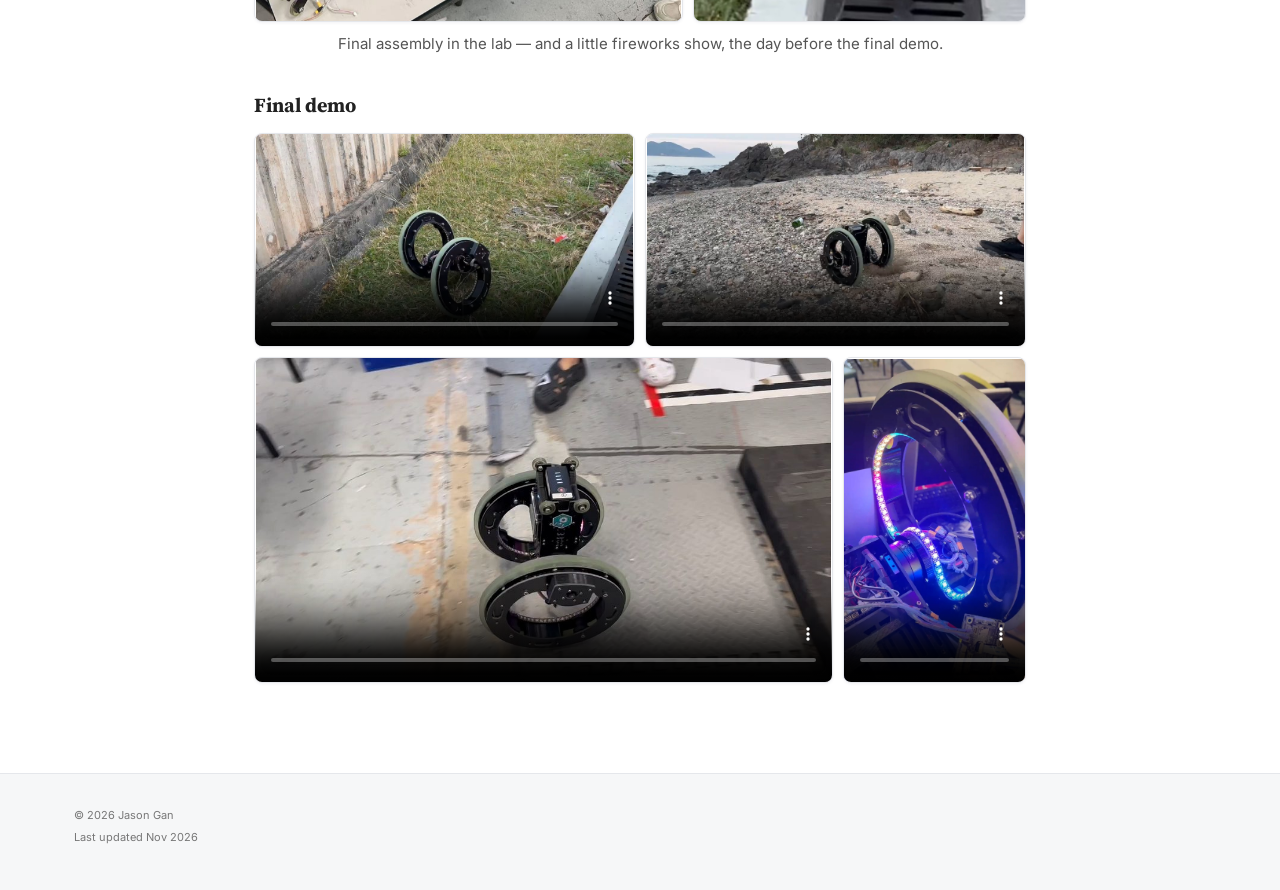
<file: projects/circle-leg.html>
<!doctype html>
<html lang="en">
<head>
  <meta charset="utf-8">
  <meta name="viewport" content="width=device-width, initial-scale=1">
  <meta name="robots" content="noindex">
  <title>Jason Gan — Circle Leg</title>
  <meta name="description" content="Circle Leg — a wheel-legged robot built as the ELEC-3300 course project at HKUST.">
  <link rel="icon" href="../assets/img/favicon.svg" type="image/svg+xml">
  <link rel="stylesheet" href="../assets/css/fonts.css">
  <link rel="stylesheet" href="../assets/css/style.css">
  <script src="../assets/js/main.js" defer></script>
</head>
<body>
  <a class="skip-link" href="#content">Skip to content</a>

  <!-- 顶部导航与首页一致;改动时记得同步 index.html、publications/、blog/ 各处 -->
  <header class="masthead">
    <div class="masthead-inner">
      <a class="site-title" href="../index.html" aria-label="Jason Gan — Home"><img src="../assets/img/logo-gan.svg" alt="Jason Gan" width="36" height="38"></a>
      <button class="menu-toggle" aria-expanded="false" aria-controls="site-nav">Menu</button>
      <nav id="site-nav" aria-label="Primary navigation">
        <a href="../index.html#about">About</a>
        <a href="../index.html#news">News</a>
        <a href="../publications/">Publications</a>
        <a href="./" class="active">Projects</a>
        <a href="../index.html#experience">Experience</a>
        <a href="../index.html#awards">Awards</a>
        <!-- 暂时隐藏(还没内容):<a href="../blog/">Blog</a> -->
      </nav>
    </div>
  </header>

  <div class="page-single">
    <main id="content">
      <section class="intro">
        <p class="back-link"><a href="./"><span class="arr arr-l">&#8592;</span> All projects</a></p>
        <h2>Circle Leg</h2>
        <p class="proj-meta">ELEC-3300 Course Project &middot; 2025</p>
      </section>

      <div class="proj-body">
        <p>A wheel-legged robot that balances and drives on two hub-motor wheel-legs — my final project for ELEC-3300. I did the full stack myself: structure design and manufacture, a self-developed main control board, and all of the firmware.</p>
        <p>The wheel-leg configuration references the design of invention patent <a href="https://patents.google.com/patent/CN117141610B" target="_blank" rel="noreferrer">CN202311348645.X</a>.</p>
        <div class="proj-photos">
          <img src="../assets/img/proj-circleleg-2.jpg" alt="Circle Leg robot, top view with LED rings" loading="lazy">
          <img src="../assets/img/proj-circleleg-cad.jpg" alt="Circle Leg SolidWorks assembly model" loading="lazy">
        </div>

        <h3>Hardware — custom control board</h3>
        <p>The robot runs on a main control board I designed from scratch — schematic, PCB layout, and manufacture — around an STM32G473:</p>
        <ul>
          <li>24&nbsp;V Li-ion battery, two DC-DC buck converters and three LDO rails, with ADC voltage monitoring</li>
          <li>FDCAN bus to two M3508 wheel motors and two GM6020 hip motors</li>
          <li>ICM42688 IMU (SPI) with a PWM-controlled heater, ILI9431 LCD (SPI), FT6336 touch screen (I2C), buzzer, and external flash</li>
          <li>128 WS2812B LEDs and a DR16 remote-control receiver (UART/DBUS)</li>
        </ul>
        <figure class="proj-figure">
          <img src="../assets/img/proj-circleleg-board-3.jpg" alt="Manufactured main control board" width="475" loading="lazy">
          <figcaption>The manufactured main control board.</figcaption>
        </figure>
        <figure class="proj-figure">
          <img src="../assets/img/proj-circleleg-system.jpg" alt="Embedded system diagram of Circle Leg" loading="lazy">
          <figcaption>System overview — power tree and peripheral buses around the STM32G473 main control board.</figcaption>
        </figure>

        <h3>Control &amp; firmware</h3>
        <ul>
          <li>Attitude estimation with a Madgwick filter fusing the 6-axis IMU</li>
          <li>LQR balance controller, with the wheel-leg multibody dynamics modeled in Simulink</li>
          <li>FreeRTOS, interrupt-driven real-time tasks; a CAN-manager middleware for motor communication</li>
          <li>Disconnect detection via DMA + software timers, and per-module error handling and recovery</li>
        </ul>
        <figure class="proj-figure">
          <img src="../assets/img/proj-circleleg-lqr.jpg" alt="Wheel-leg multibody model in Simulink" loading="lazy">
          <figcaption>Wheel-leg multibody model used for the downstream LQR design.</figcaption>
        </figure>

        <h3>On-board UI</h3>
        <ul>
          <li>A small LCD UI framework written from scratch — a 30&nbsp;Hz display task with partial redraws, and scenes for LED configuration, system status, and a 3D-projected IMU pose view</li>
          <li>LED rings with breathing / fixed / stream effects in static, random, or rainbow colors, all configurable from the LCD</li>
        </ul>
        <div class="proj-photos">
          <img src="../assets/img/proj-circleleg-lcd-1.jpg" alt="LCD UI — LED configuration scene" loading="lazy">
          <img src="../assets/img/proj-circleleg-lcd-2.jpg" alt="LCD UI — IMU pose scene" loading="lazy">
        </div>

        <div class="proj-photos">
          <img src="../assets/img/proj-circleleg-assembly.jpg" alt="Circle Leg final assembly on the bench" loading="lazy">
          <img src="../assets/img/proj-circleleg-sparks.jpg" alt="A wheel-leg throwing sparks during testing" loading="lazy">
        </div>
        <p class="photo-note">Final assembly in the lab — and a little fireworks show, the day before the final demo.</p>

        <h3>Final demo</h3>
        <div class="proj-videos">
          <video controls playsinline preload="none" width="1920" height="1080" poster="../assets/img/proj-circleleg-demo-1.jpg" src="../assets/vid/circleleg-demo-1.mp4"></video>
          <video controls playsinline preload="none" width="1920" height="1080" poster="../assets/img/proj-circleleg-demo-2.jpg" src="../assets/vid/circleleg-demo-2.mp4"></video>
          <video controls playsinline preload="none" width="1920" height="1080" poster="../assets/img/proj-circleleg-demo-3.jpg" src="../assets/vid/circleleg-demo-3.mp4"></video>
          <video controls playsinline preload="none" width="1080" height="1920" poster="../assets/img/proj-circleleg-demo-4.jpg" src="../assets/vid/circleleg-demo-4.mp4"></video>
        </div>
      </div>
    </main>
  </div>

  <footer>
    <div>
      <p>&copy; <span data-year>2026</span> Jason Gan</p>
      <p>Last updated Nov 2026</p>
    </div>
  </footer>
</body>
</html>
</file>
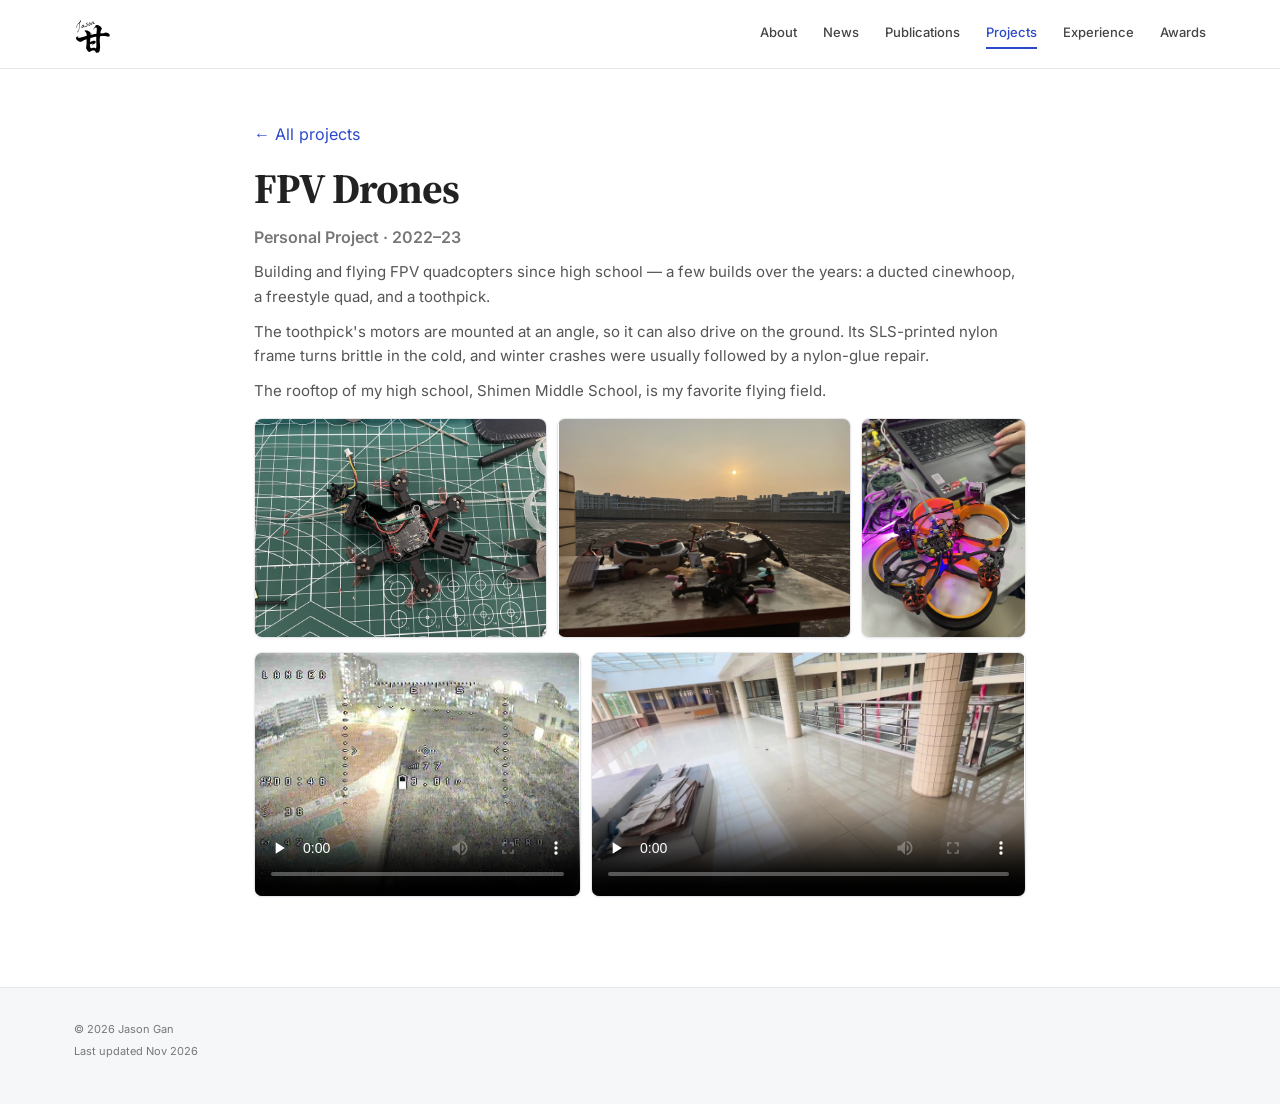
<file: projects/fpv-drones.html>
<!doctype html>
<html lang="en">
<head>
  <meta charset="utf-8">
  <meta name="viewport" content="width=device-width, initial-scale=1">
  <meta name="robots" content="noindex">
  <title>Jason Gan — FPV Drones</title>
  <meta name="description" content="FPV drones — building and flying FPV quadcopters since high school.">
  <link rel="icon" href="../assets/img/favicon.svg" type="image/svg+xml">
  <link rel="stylesheet" href="../assets/css/fonts.css">
  <link rel="stylesheet" href="../assets/css/style.css">
  <script src="../assets/js/main.js" defer></script>
</head>
<body>
  <a class="skip-link" href="#content">Skip to content</a>

  <!-- 顶部导航与首页一致;改动时记得同步 index.html、publications/、blog/ 各处 -->
  <header class="masthead">
    <div class="masthead-inner">
      <a class="site-title" href="../index.html" aria-label="Jason Gan — Home"><img src="../assets/img/logo-gan.svg" alt="Jason Gan" width="36" height="38"></a>
      <button class="menu-toggle" aria-expanded="false" aria-controls="site-nav">Menu</button>
      <nav id="site-nav" aria-label="Primary navigation">
        <a href="../index.html#about">About</a>
        <a href="../index.html#news">News</a>
        <a href="../publications/">Publications</a>
        <a href="./" class="active">Projects</a>
        <a href="../index.html#experience">Experience</a>
        <a href="../index.html#awards">Awards</a>
        <!-- 暂时隐藏(还没内容):<a href="../blog/">Blog</a> -->
      </nav>
    </div>
  </header>

  <div class="page-single">
    <main id="content">
      <section class="intro">
        <p class="back-link"><a href="./"><span class="arr arr-l">&#8592;</span> All projects</a></p>
        <h2>FPV Drones</h2>
        <p class="proj-meta">Personal Project &middot; 2022–23</p>
      </section>

      <div class="proj-body">
        <p>Building and flying FPV quadcopters since high school — a few builds over the years: a ducted cinewhoop, a freestyle quad, and a toothpick.</p>
        <p>The toothpick's motors are mounted at an angle, so it can also drive on the ground. Its SLS-printed nylon frame turns brittle in the cold, and winter crashes were usually followed by a nylon-glue repair.</p>
        <p>The rooftop of my high school, Shimen Middle School, is my favorite flying field.</p>
        <div class="proj-photos">
          <img src="../assets/img/proj-fpv-3.jpg" alt="Toothpick FPV quad mid-assembly" loading="lazy">
          <img src="../assets/img/proj-fpv-sunset.jpg" alt="FPV quad with goggles and radio on a rooftop at sunset" loading="lazy">
          <img src="../assets/img/proj-fpv-1.jpg" alt="FPV cinewhoop with LED on the bench" loading="lazy">
        </div>
        <div class="proj-videos">
          <video controls playsinline preload="none" width="640" height="480" poster="../assets/img/proj-fpv-flight.jpg" src="../assets/vid/fpv-flight.mp4"></video>
          <video controls playsinline preload="none" width="1920" height="1080" poster="../assets/img/proj-fpv-ground.jpg" src="../assets/vid/fpv-ground.mp4"></video>
        </div>
      </div>
    </main>
  </div>

  <footer>
    <div>
      <p>&copy; <span data-year>2026</span> Jason Gan</p>
      <p>Last updated Nov 2026</p>
    </div>
  </footer>
</body>
</html>
</file>
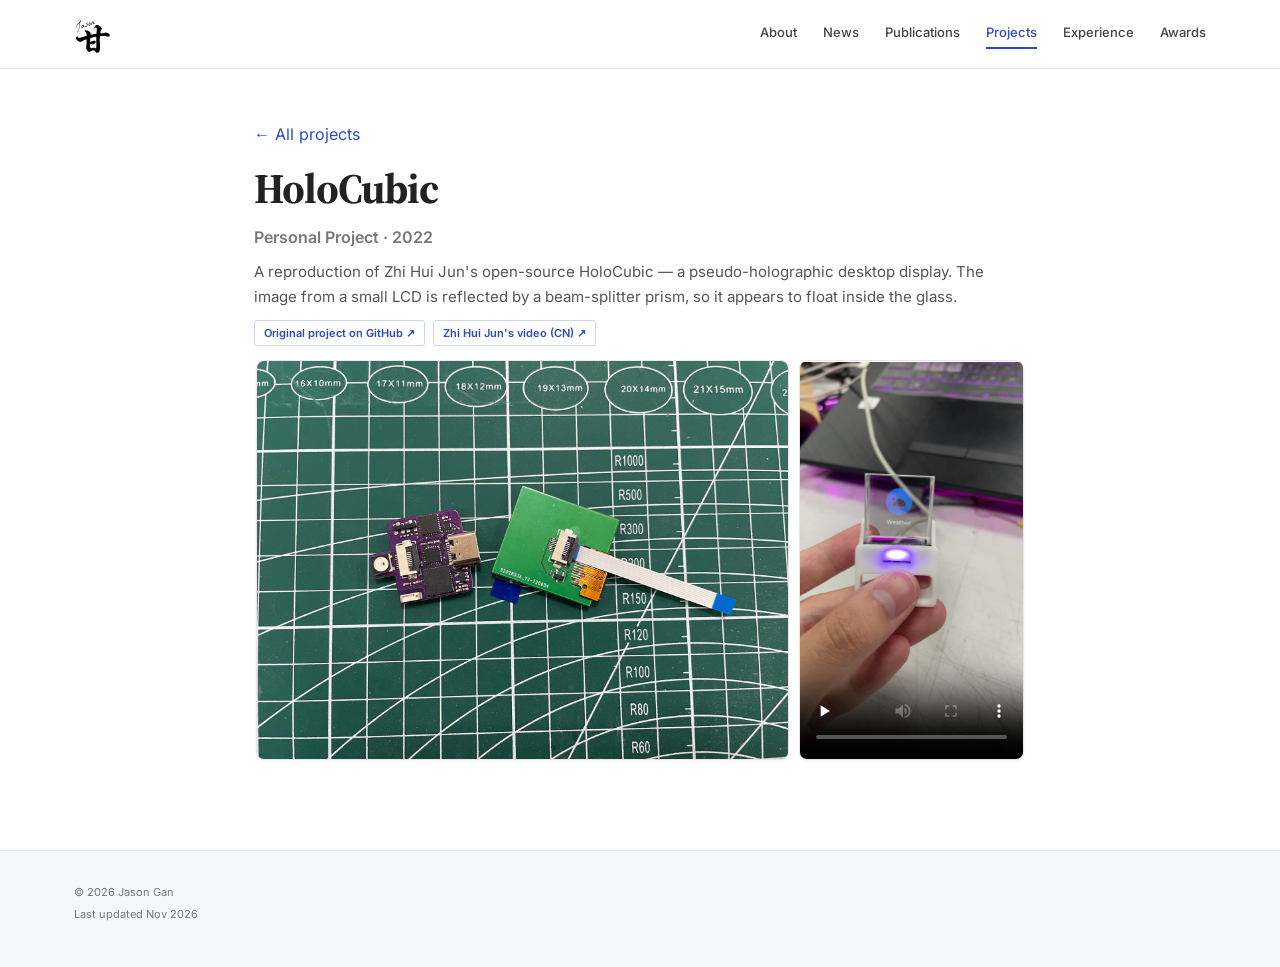
<file: projects/holocubic.html>
<!doctype html>
<html lang="en">
<head>
  <meta charset="utf-8">
  <meta name="viewport" content="width=device-width, initial-scale=1">
  <meta name="robots" content="noindex">
  <title>Jason Gan — HoloCubic</title>
  <meta name="description" content="HoloCubic — a reproduction of Zhi Hui Jun's pseudo-holographic desktop display. Personal project, 2022.">
  <link rel="icon" href="../assets/img/favicon.svg" type="image/svg+xml">
  <link rel="stylesheet" href="../assets/css/fonts.css">
  <link rel="stylesheet" href="../assets/css/style.css">
  <script src="../assets/js/main.js" defer></script>
</head>
<body>
  <a class="skip-link" href="#content">Skip to content</a>

  <!-- 顶部导航与首页一致;改动时记得同步 index.html、publications/、blog/ 各处 -->
  <header class="masthead">
    <div class="masthead-inner">
      <a class="site-title" href="../index.html" aria-label="Jason Gan — Home"><img src="../assets/img/logo-gan.svg" alt="Jason Gan" width="36" height="38"></a>
      <button class="menu-toggle" aria-expanded="false" aria-controls="site-nav">Menu</button>
      <nav id="site-nav" aria-label="Primary navigation">
        <a href="../index.html#about">About</a>
        <a href="../index.html#news">News</a>
        <a href="../publications/">Publications</a>
        <a href="./" class="active">Projects</a>
        <a href="../index.html#experience">Experience</a>
        <a href="../index.html#awards">Awards</a>
        <!-- 暂时隐藏(还没内容):<a href="../blog/">Blog</a> -->
      </nav>
    </div>
  </header>

  <div class="page-single">
    <main id="content">
      <section class="intro">
        <p class="back-link"><a href="./"><span class="arr arr-l">&#8592;</span> All projects</a></p>
        <h2>HoloCubic</h2>
        <p class="proj-meta">Personal Project &middot; 2022</p>
      </section>

      <div class="proj-body">
        <p>A reproduction of Zhi Hui Jun's open-source HoloCubic — a pseudo-holographic desktop display. The image from a small LCD is reflected by a beam-splitter prism, so it appears to float inside the glass.</p>
        <div class="item-links">
          <a href="https://github.com/peng-zhihui/HoloCubic" target="_blank" rel="noreferrer">Original project on GitHub <span class="arr">&#8599;</span></a>
          <a href="https://www.bilibili.com/video/BV1jE41137eu" target="_blank" rel="noreferrer">Zhi Hui Jun's video (CN) <span class="arr">&#8599;</span></a>
        </div>
        <div class="proj-media single">
          <img src="../assets/img/proj-holo-boards.jpg" alt="HoloCubic main board and LCD module before assembly" loading="lazy">
          <video controls playsinline preload="none" width="1080" height="1920" poster="../assets/img/proj-holo-demo.jpg" src="../assets/vid/holo-demo.mp4"></video>
        </div>
      </div>
    </main>
  </div>

  <footer>
    <div>
      <p>&copy; <span data-year>2026</span> Jason Gan</p>
      <p>Last updated Nov 2026</p>
    </div>
  </footer>
</body>
</html>
</file>
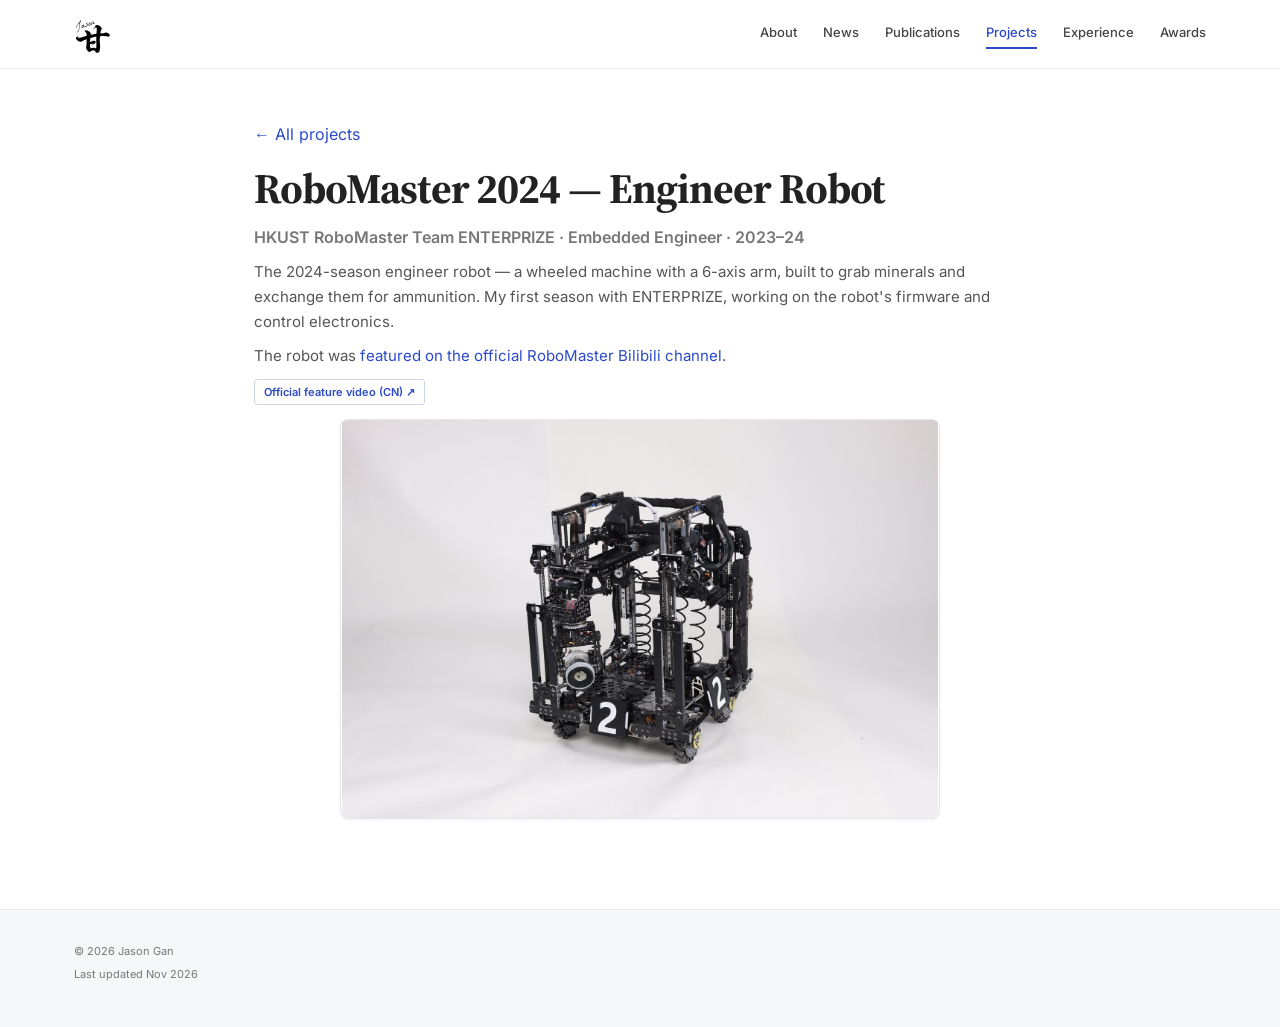
<file: projects/robomaster-2024.html>
<!doctype html>
<html lang="en">
<head>
  <meta charset="utf-8">
  <meta name="viewport" content="width=device-width, initial-scale=1">
  <meta name="robots" content="noindex">
  <title>Jason Gan — RoboMaster 2024</title>
  <meta name="description" content="RoboMaster 2024 engineer robot — HKUST RoboMaster Team ENTERPRIZE, Embedded Engineer.">
  <link rel="icon" href="../assets/img/favicon.svg" type="image/svg+xml">
  <link rel="stylesheet" href="../assets/css/fonts.css">
  <link rel="stylesheet" href="../assets/css/style.css">
  <script src="../assets/js/main.js" defer></script>
</head>
<body>
  <a class="skip-link" href="#content">Skip to content</a>

  <!-- 顶部导航与首页一致;改动时记得同步 index.html、publications/、blog/ 各处 -->
  <header class="masthead">
    <div class="masthead-inner">
      <a class="site-title" href="../index.html" aria-label="Jason Gan — Home"><img src="../assets/img/logo-gan.svg" alt="Jason Gan" width="36" height="38"></a>
      <button class="menu-toggle" aria-expanded="false" aria-controls="site-nav">Menu</button>
      <nav id="site-nav" aria-label="Primary navigation">
        <a href="../index.html#about">About</a>
        <a href="../index.html#news">News</a>
        <a href="../publications/">Publications</a>
        <a href="./" class="active">Projects</a>
        <a href="../index.html#experience">Experience</a>
        <a href="../index.html#awards">Awards</a>
        <!-- 暂时隐藏(还没内容):<a href="../blog/">Blog</a> -->
      </nav>
    </div>
  </header>

  <div class="page-single">
    <main id="content">
      <section class="intro">
        <p class="back-link"><a href="./"><span class="arr arr-l">&#8592;</span> All projects</a></p>
        <h2>RoboMaster 2024 — Engineer Robot</h2>
        <p class="proj-meta">HKUST RoboMaster Team ENTERPRIZE &middot; Embedded Engineer &middot; 2023&ndash;24</p>
      </section>

      <div class="proj-body">
        <p>The 2024-season engineer robot — a wheeled machine with a 6-axis arm, built to grab minerals and exchange them for ammunition. My first season with ENTERPRIZE, working on the robot's firmware and control electronics.</p>
        <p>The robot was <a href="https://www.bilibili.com/video/BV1ex4y1s72c" target="_blank" rel="noreferrer">featured on the official RoboMaster Bilibili channel</a>.</p>
        <div class="item-links">
          <a href="https://www.bilibili.com/video/BV1ex4y1s72c" target="_blank" rel="noreferrer">Official feature video (CN) <span class="arr">&#8599;</span></a>
        </div>
        <div class="proj-photos single">
          <img src="../assets/img/proj-rm2024.jpg" alt="RoboMaster 2024 engineer robot" loading="lazy">
        </div>
      </div>
    </main>
  </div>

  <footer>
    <div>
      <p>&copy; <span data-year>2026</span> Jason Gan</p>
      <p>Last updated Nov 2026</p>
    </div>
  </footer>
</body>
</html>
</file>
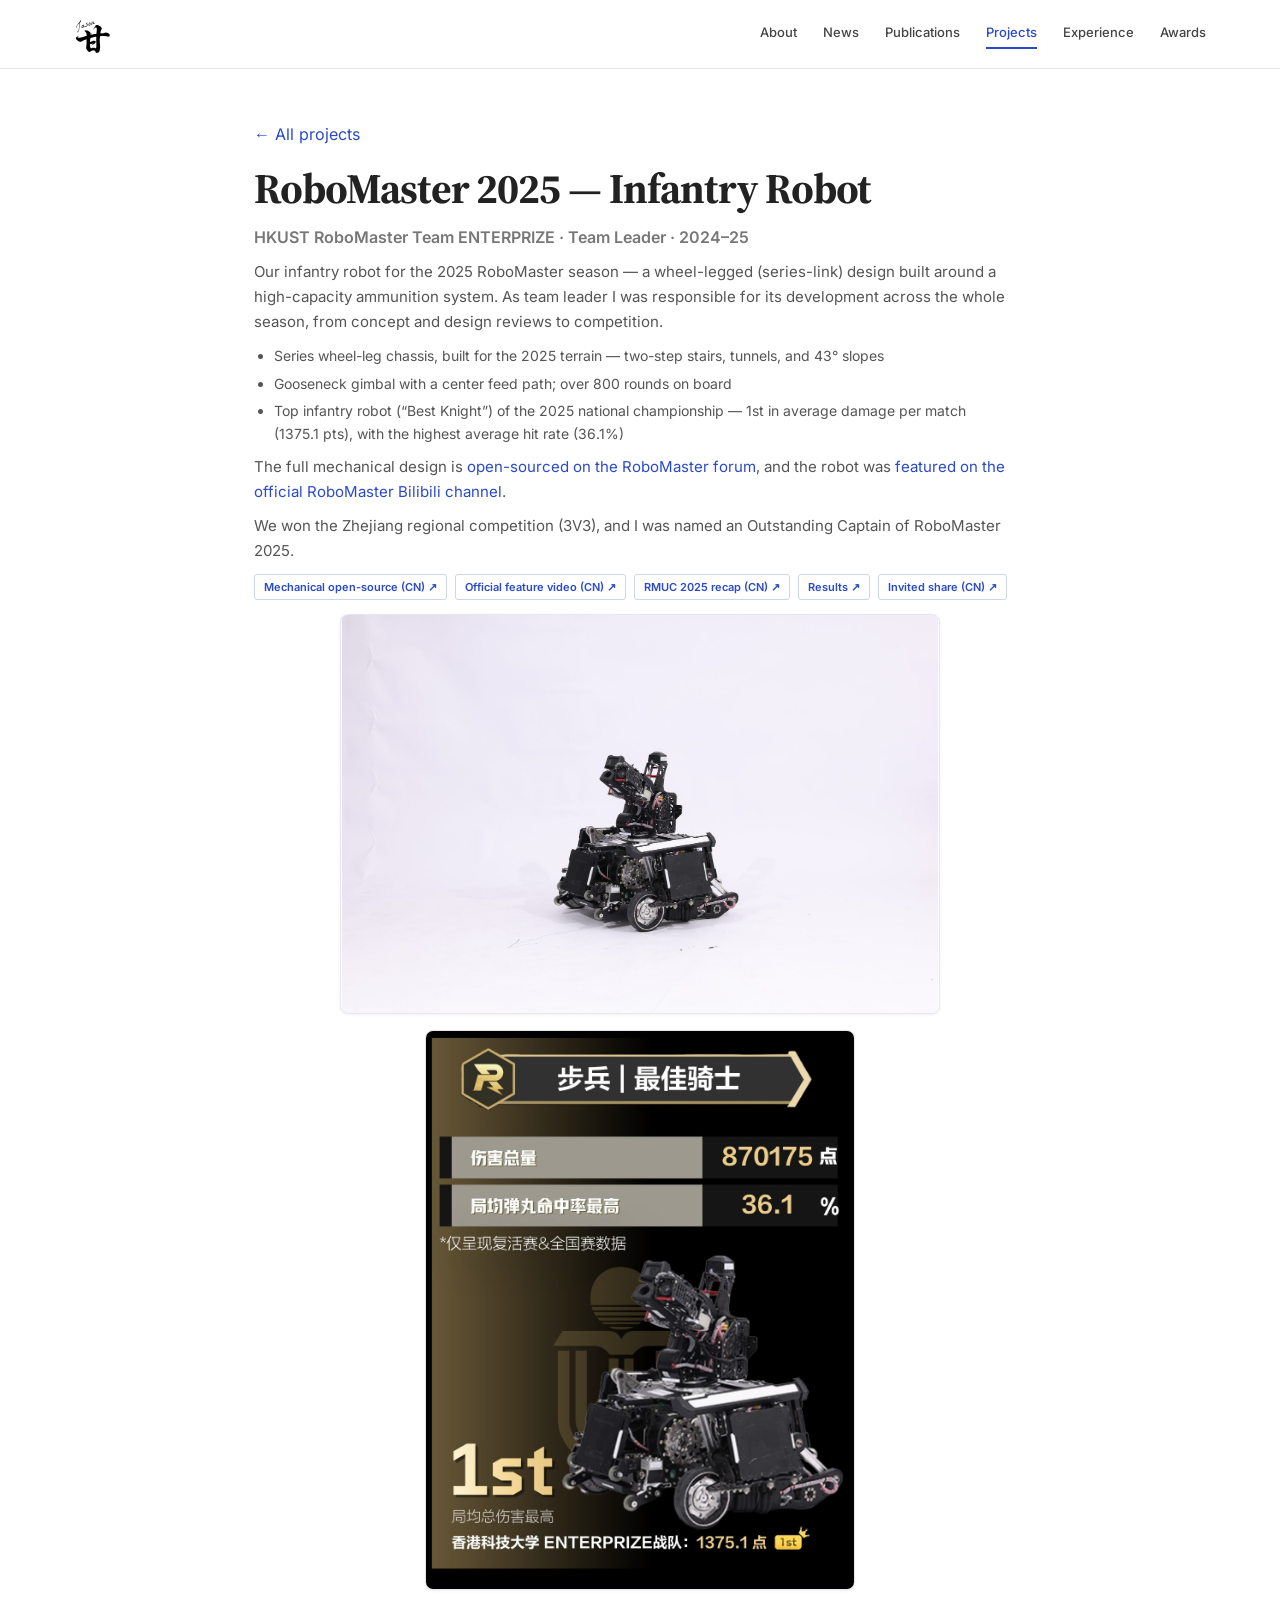
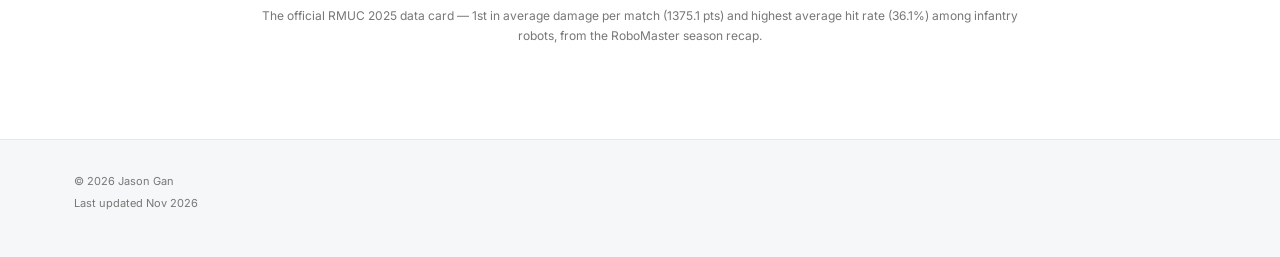
<file: projects/robomaster-2025.html>
<!doctype html>
<html lang="en">
<head>
  <meta charset="utf-8">
  <meta name="viewport" content="width=device-width, initial-scale=1">
  <meta name="robots" content="noindex">
  <title>Jason Gan — RoboMaster 2025</title>
  <meta name="description" content="RoboMaster 2025 wheel-legged infantry robot — HKUST RoboMaster Team ENTERPRIZE, Team Leader.">
  <link rel="icon" href="../assets/img/favicon.svg" type="image/svg+xml">
  <link rel="stylesheet" href="../assets/css/fonts.css">
  <link rel="stylesheet" href="../assets/css/style.css">
  <script src="../assets/js/main.js" defer></script>
</head>
<body>
  <a class="skip-link" href="#content">Skip to content</a>

  <!-- 顶部导航与首页一致;改动时记得同步 index.html、publications/、blog/ 各处 -->
  <header class="masthead">
    <div class="masthead-inner">
      <a class="site-title" href="../index.html" aria-label="Jason Gan — Home"><img src="../assets/img/logo-gan.svg" alt="Jason Gan" width="36" height="38"></a>
      <button class="menu-toggle" aria-expanded="false" aria-controls="site-nav">Menu</button>
      <nav id="site-nav" aria-label="Primary navigation">
        <a href="../index.html#about">About</a>
        <a href="../index.html#news">News</a>
        <a href="../publications/">Publications</a>
        <a href="./" class="active">Projects</a>
        <a href="../index.html#experience">Experience</a>
        <a href="../index.html#awards">Awards</a>
        <!-- 暂时隐藏(还没内容):<a href="../blog/">Blog</a> -->
      </nav>
    </div>
  </header>

  <div class="page-single">
    <main id="content">
      <section class="intro">
        <p class="back-link"><a href="./"><span class="arr arr-l">&#8592;</span> All projects</a></p>
        <h2>RoboMaster 2025 — Infantry Robot</h2>
        <p class="proj-meta">HKUST RoboMaster Team ENTERPRIZE &middot; Team Leader &middot; 2024&ndash;25</p>
      </section>

      <div class="proj-body">
        <p>Our infantry robot for the 2025 RoboMaster season — a wheel-legged (series-link) design built around a high-capacity ammunition system. As team leader I was responsible for its development across the whole season, from concept and design reviews to competition.</p>
        <ul>
          <li>Series wheel-leg chassis, built for the 2025 terrain — two-step stairs, tunnels, and 43&deg; slopes</li>
          <li>Gooseneck gimbal with a center feed path; over 800 rounds on board</li>
          <li>Top infantry robot (&ldquo;Best Knight&rdquo;) of the 2025 national championship — 1st in average damage per match (1375.1&nbsp;pts), with the highest average hit rate (36.1%)</li>
        </ul>
        <p>The full mechanical design is <a href="https://bbs.robomaster.com/article/764738" target="_blank" rel="noreferrer">open-sourced on the RoboMaster forum</a>, and the robot was <a href="https://www.bilibili.com/video/BV1uH8bzdE61" target="_blank" rel="noreferrer">featured on the official RoboMaster Bilibili channel</a>.</p>
        <p>We won the Zhejiang regional competition (3V3), and I was named an Outstanding Captain of RoboMaster 2025.</p>
        <div class="item-links">
          <a href="https://bbs.robomaster.com/article/764738" target="_blank" rel="noreferrer">Mechanical open-source (CN) <span class="arr">&#8599;</span></a>
          <a href="https://www.bilibili.com/video/BV1uH8bzdE61" target="_blank" rel="noreferrer">Official feature video (CN) <span class="arr">&#8599;</span></a>
          <a href="https://mp.weixin.qq.com/s/wgXRZQ4dTBL69kDJwPqltA" target="_blank" rel="noreferrer">RMUC 2025 recap (CN) <span class="arr">&#8599;</span></a>
          <a href="https://www.robomaster.com/zh-CN/resource/pages/announcement/1830" target="_blank" rel="noreferrer">Results <span class="arr">&#8599;</span></a>
          <a href="https://bbs.robomaster.com/article/813318" target="_blank" rel="noreferrer">Invited share (CN) <span class="arr">&#8599;</span></a>
        </div>
        <div class="proj-photos single">
          <img src="../assets/img/proj-rm2025.jpg" alt="RoboMaster 2025 wheel-legged infantry robot" loading="lazy">
        </div>
        <figure class="proj-figure">
          <img src="../assets/img/proj-rm2025-best-knight.jpg" alt="Official RMUC 2025 data card — infantry Best Knight, HKUST ENTERPRIZE" loading="lazy">
          <figcaption>The official RMUC 2025 data card — 1st in average damage per match (1375.1 pts) and highest average hit rate (36.1%) among infantry robots, from the RoboMaster season recap.</figcaption>
        </figure>
      </div>
    </main>
  </div>

  <footer>
    <div>
      <p>&copy; <span data-year>2026</span> Jason Gan</p>
      <p>Last updated Nov 2026</p>
    </div>
  </footer>
</body>
</html>
</file>
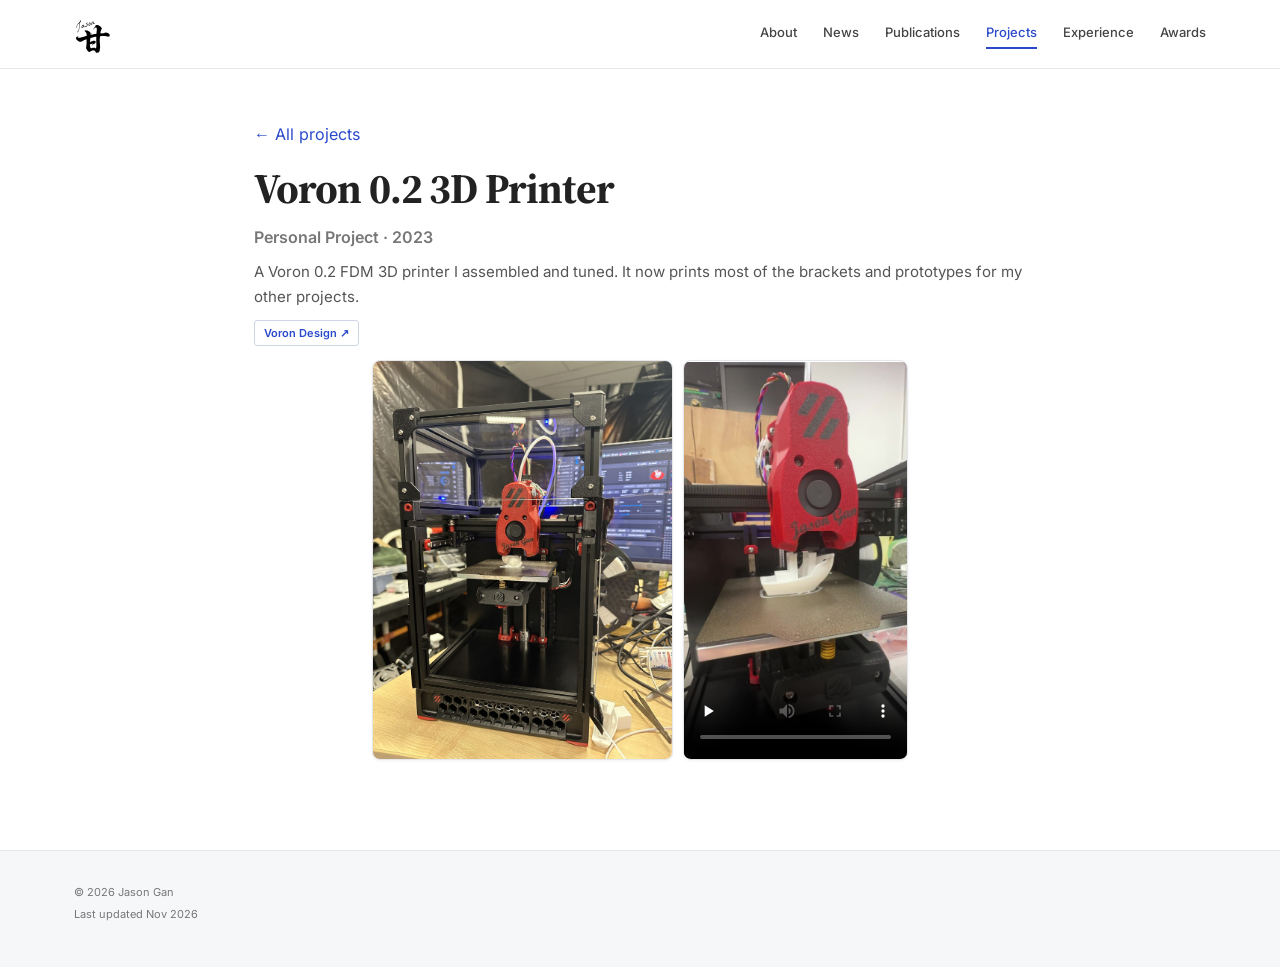
<file: projects/voron-0.html>
<!doctype html>
<html lang="en">
<head>
  <meta charset="utf-8">
  <meta name="viewport" content="width=device-width, initial-scale=1">
  <meta name="robots" content="noindex">
  <title>Jason Gan — Voron 0.2 3D Printer</title>
  <meta name="description" content="Voron 0.2 FDM 3D printer — a personal project.">
  <link rel="icon" href="../assets/img/favicon.svg" type="image/svg+xml">
  <link rel="stylesheet" href="../assets/css/fonts.css">
  <link rel="stylesheet" href="../assets/css/style.css">
  <script src="../assets/js/main.js" defer></script>
</head>
<body>
  <a class="skip-link" href="#content">Skip to content</a>

  <!-- 顶部导航与首页一致;改动时记得同步 index.html、publications/、blog/ 各处 -->
  <header class="masthead">
    <div class="masthead-inner">
      <a class="site-title" href="../index.html" aria-label="Jason Gan — Home"><img src="../assets/img/logo-gan.svg" alt="Jason Gan" width="36" height="38"></a>
      <button class="menu-toggle" aria-expanded="false" aria-controls="site-nav">Menu</button>
      <nav id="site-nav" aria-label="Primary navigation">
        <a href="../index.html#about">About</a>
        <a href="../index.html#news">News</a>
        <a href="../publications/">Publications</a>
        <a href="./" class="active">Projects</a>
        <a href="../index.html#experience">Experience</a>
        <a href="../index.html#awards">Awards</a>
        <!-- 暂时隐藏(还没内容):<a href="../blog/">Blog</a> -->
      </nav>
    </div>
  </header>

  <div class="page-single">
    <main id="content">
      <section class="intro">
        <p class="back-link"><a href="./"><span class="arr arr-l">&#8592;</span> All projects</a></p>
        <h2>Voron 0.2 3D Printer</h2>
        <p class="proj-meta">Personal Project &middot; 2023</p>
      </section>

      <div class="proj-body">
        <p>A Voron 0.2 FDM 3D printer I assembled and tuned. It now prints most of the brackets and prototypes for my other projects.</p>
        <div class="item-links">
          <a href="https://vorondesign.com/voron0" target="_blank" rel="noreferrer">Voron Design <span class="arr">&#8599;</span></a>
        </div>
        <div class="proj-media single">
          <img src="../assets/img/proj-voron.jpg" alt="Voron 0.2 FDM 3D printer mid-print" loading="lazy">
          <video controls playsinline preload="none" width="1080" height="1920" poster="../assets/img/proj-voron-demo.jpg" src="../assets/vid/voron-demo.mp4"></video>
        </div>
      </div>
    </main>
  </div>

  <footer>
    <div>
      <p>&copy; <span data-year>2026</span> Jason Gan</p>
      <p>Last updated Nov 2026</p>
    </div>
  </footer>
</body>
</html>
</file>
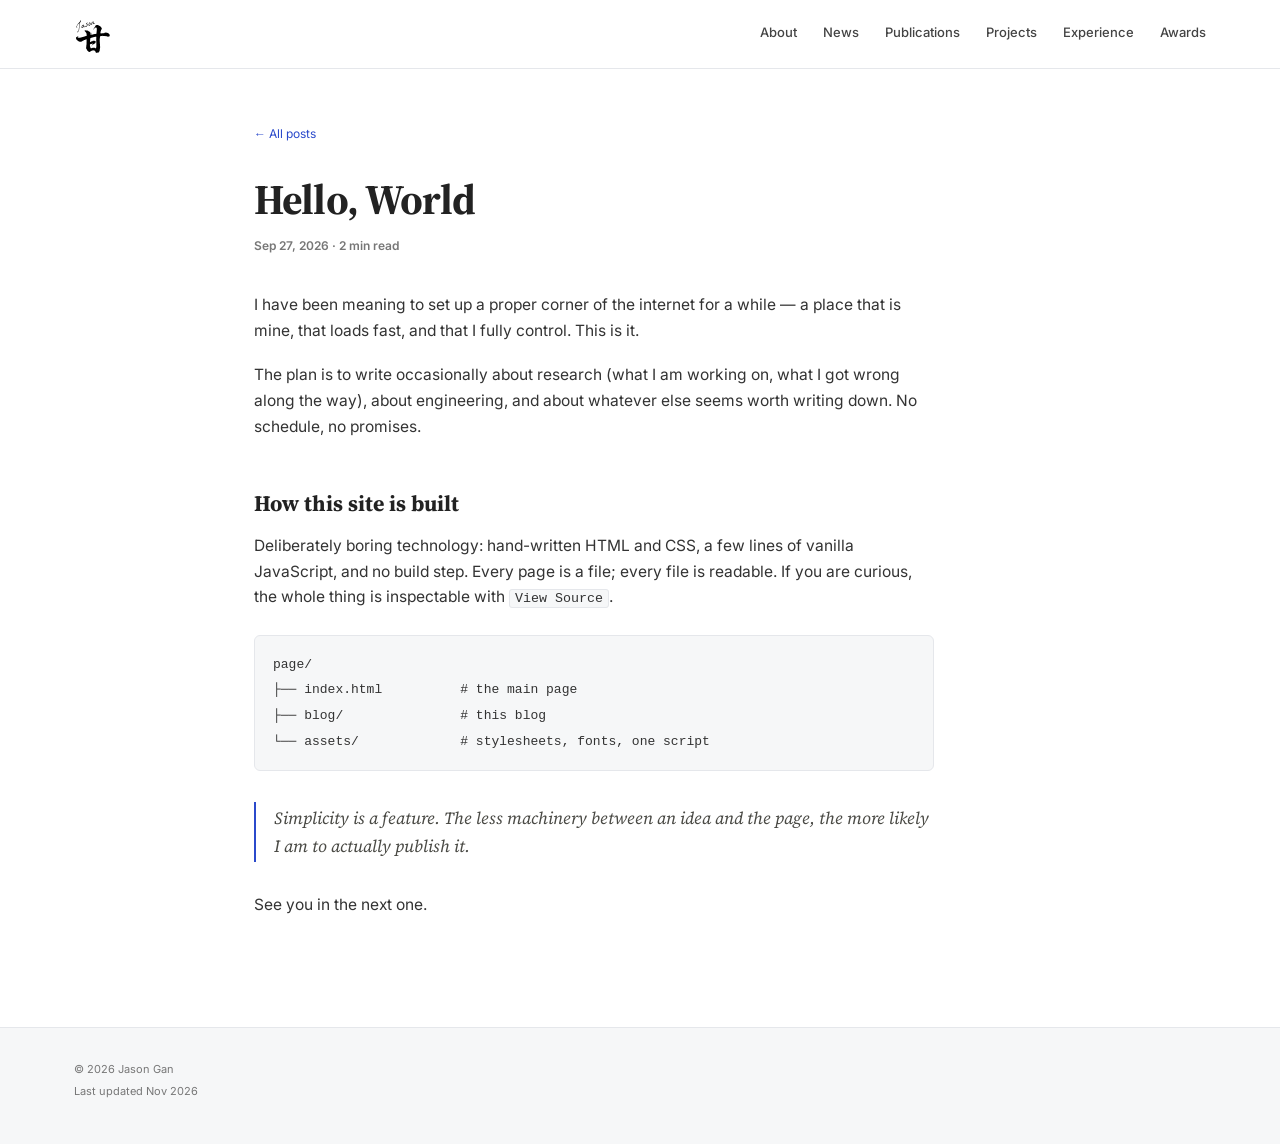
<file: blog/posts/2026-09-27-hello-world.html>
<!doctype html>
<!--
  ════════════════════════════════════════════════════════════════
  博客文章模板 — 写新文章时:
  1. 复制本文件,文件名改为  YYYY-MM-DD-你的-slug.html
  2. 修改 <title>、<h1>、日期和正文
  3. 回到 blog/index.html,在 <ul class="post-list"> 顶部加一行链接
  ════════════════════════════════════════════════════════════════
-->
<html lang="en">
<head>
  <meta charset="utf-8">
  <meta name="viewport" content="width=device-width, initial-scale=1">
  <meta name="robots" content="noindex">
  <title>Jason Gan — Hello, World</title>
  <meta name="description" content="Why I started writing, and how this site is built.">
  <link rel="icon" href="../../assets/img/favicon.svg" type="image/svg+xml">
  <link rel="stylesheet" href="../../assets/css/fonts.css">
  <link rel="stylesheet" href="../../assets/css/style.css">
  <script src="../../assets/js/main.js" defer></script>
</head>
<body>
  <a class="skip-link" href="#content">Skip to content</a>

  <header class="masthead">
    <div class="masthead-inner">
      <a class="site-title" href="../../index.html" aria-label="Jason Gan — Home"><img src="../../assets/img/logo-gan.svg" alt="Jason Gan" width="36" height="38"></a>
      <button class="menu-toggle" aria-expanded="false" aria-controls="site-nav">Menu</button>
      <nav id="site-nav" aria-label="Primary navigation">
        <a href="../../index.html#about">About</a>
        <a href="../../index.html#news">News</a>
        <a href="../../publications/">Publications</a>
        <a href="../../projects/">Projects</a>
        <a href="../../index.html#experience">Experience</a>
        <a href="../../index.html#awards">Awards</a>
        <!-- 暂时隐藏(还没内容):<a href="../" class="active" aria-current="page">Blog</a> -->
      </nav>
    </div>
  </header>

  <div class="page-single">
    <main id="content">
      <article>
        <header class="post-header">
          <a class="back" href="../">&larr; All posts</a>
          <h1>Hello, World</h1>
          <p class="post-meta">Sep 27, 2026 &middot; 2 min read</p>
        </header>

        <div class="prose">
          <p>
            I have been meaning to set up a proper corner of the internet for a while —
            a place that is mine, that loads fast, and that I fully control. This is it.
          </p>
          <p>
            The plan is to write occasionally about research (what I am working on, what
            I got wrong along the way), about engineering, and about whatever else seems
            worth writing down. No schedule, no promises.
          </p>

          <h2>How this site is built</h2>
          <p>
            Deliberately boring technology: hand-written HTML and CSS, a few lines of
            vanilla JavaScript, and no build step. Every page is a file; every file is
            readable. If you are curious, the whole thing is inspectable with
            <code>View Source</code>.
          </p>
          <pre><code>page/
├── index.html          # the main page
├── blog/               # this blog
└── assets/             # stylesheets, fonts, one script</code></pre>

          <blockquote>
            <p>Simplicity is a feature. The less machinery between an idea and the page,
            the more likely I am to actually publish it.</p>
          </blockquote>

          <p>See you in the next one.</p>
        </div>
      </article>
    </main>
  </div>

  <footer>
    <div>
      <p>&copy; <span data-year>2026</span> Jason Gan</p>
      <p>Last updated Nov 2026</p>
    </div>
  </footer>
</body>
</html>
</file>
<file: assets/css/fonts.css>
/* 自托管字体(脚本生成,字体文件在 assets/fonts/) */

@font-face {
  font-family: "Inter";
  font-style: normal;
  font-weight: 400;
  font-display: swap;
  src: url("../fonts/inter-400.woff2") format("woff2");
  unicode-range: U+0000-00FF, U+0131, U+0152-0153, U+02BB-02BC, U+02C6, U+02DA, U+02DC, U+0304, U+0308, U+0329, U+2000-206F, U+20AC, U+2122, U+2191, U+2193, U+2212, U+2215, U+FEFF, U+FFFD;
}

@font-face {
  font-family: "Inter";
  font-style: normal;
  font-weight: 500;
  font-display: swap;
  src: url("../fonts/inter-500.woff2") format("woff2");
  unicode-range: U+0000-00FF, U+0131, U+0152-0153, U+02BB-02BC, U+02C6, U+02DA, U+02DC, U+0304, U+0308, U+0329, U+2000-206F, U+20AC, U+2122, U+2191, U+2193, U+2212, U+2215, U+FEFF, U+FFFD;
}

@font-face {
  font-family: "Inter";
  font-style: normal;
  font-weight: 600;
  font-display: swap;
  src: url("../fonts/inter-600.woff2") format("woff2");
  unicode-range: U+0000-00FF, U+0131, U+0152-0153, U+02BB-02BC, U+02C6, U+02DA, U+02DC, U+0304, U+0308, U+0329, U+2000-206F, U+20AC, U+2122, U+2191, U+2193, U+2212, U+2215, U+FEFF, U+FFFD;
}

@font-face {
  font-family: "Inter";
  font-style: normal;
  font-weight: 700;
  font-display: swap;
  src: url("../fonts/inter-700.woff2") format("woff2");
  unicode-range: U+0000-00FF, U+0131, U+0152-0153, U+02BB-02BC, U+02C6, U+02DA, U+02DC, U+0304, U+0308, U+0329, U+2000-206F, U+20AC, U+2122, U+2191, U+2193, U+2212, U+2215, U+FEFF, U+FFFD;
}

@font-face {
  font-family: "Source Serif 4";
  font-style: italic;
  font-weight: 400;
  font-display: swap;
  src: url("../fonts/sourceserif4-400-italic.woff2") format("woff2");
  unicode-range: U+0000-00FF, U+0131, U+0152-0153, U+02BB-02BC, U+02C6, U+02DA, U+02DC, U+0304, U+0308, U+0329, U+2000-206F, U+20AC, U+2122, U+2191, U+2193, U+2212, U+2215, U+FEFF, U+FFFD;
}

@font-face {
  font-family: "Source Serif 4";
  font-style: normal;
  font-weight: 600;
  font-display: swap;
  src: url("../fonts/sourceserif4-600.woff2") format("woff2");
  unicode-range: U+0000-00FF, U+0131, U+0152-0153, U+02BB-02BC, U+02C6, U+02DA, U+02DC, U+0304, U+0308, U+0329, U+2000-206F, U+20AC, U+2122, U+2191, U+2193, U+2212, U+2215, U+FEFF, U+FFFD;
}

@font-face {
  font-family: "Source Serif 4";
  font-style: normal;
  font-weight: 700;
  font-display: swap;
  src: url("../fonts/sourceserif4-700.woff2") format("woff2");
  unicode-range: U+0000-00FF, U+0131, U+0152-0153, U+02BB-02BC, U+02C6, U+02DA, U+02DC, U+0304, U+0308, U+0329, U+2000-206F, U+20AC, U+2122, U+2191, U+2193, U+2212, U+2215, U+FEFF, U+FFFD;
}
</file>
<file: assets/css/style.css>
/* ============================================================
   Your Name — Academic Homepage · v3
   设计语言:经典学术主页(参考 EthenJ.github.io)
   - 顶部吸顶导航 + 左侧资料栏 + 右内容,板块间 hairline 分隔
   - Source Serif 4 标题 + Inter 正文(全部自托管)
   我们自己的调整:
   - 强调色换成偏靛蓝的墨蓝(--link)
   - 资料栏用 SVG 图标代替字符图标
   - 字体自托管,任何网络环境都稳定
   - 导航滚动高亮、focus 可见性、打印样式、减弱动效适配
   换主题色:改 --link / --link-dark / --selection
   ============================================================ */

/* ---------- 0. 变量 ---------- */
:root {
  --ink: #333;               /* 主文字 */
  --ink-strong: #222;        /* 标题 */
  --muted: #666;             /* 次要文字 */
  --faint: #777;             /* 日期、脚注 */
  --light: #f6f7f8;          /* 浅灰底(标签、页脚) */
  --line: #e5e7eb;           /* hairline */
  --link: #2b4acb;           /* 链接色:墨蓝(我们的差异点) */
  --link-dark: #1e358f;
  --chip-line: #cfd5e6;      /* 链接徽章描边 */
  --chip-hover: #eef1fb;     /* 链接徽章悬停底色 */
  --selection: #dfe5fb;

  --serif: "Source Serif 4", Georgia, "Times New Roman", serif;
  --sans: "Inter", -apple-system, BlinkMacSystemFont, "Segoe UI", sans-serif;
  --mono: ui-monospace, "Cascadia Mono", "JetBrains Mono", Consolas, monospace;

  --max: 1180px;
  --masthead-h: 68px;
}

/* ---------- 1. 基础 ---------- */
*, *::before, *::after { box-sizing: border-box; }
html { scroll-behavior: smooth; scroll-padding-top: calc(var(--masthead-h) + 20px); }

body {
  margin: 0;
  background: #fff;
  color: var(--ink);
  font: 15px/1.65 var(--sans);
  -webkit-font-smoothing: antialiased;
  overflow-x: clip; /* 保险:裁掉任何意外横向溢出(不影响 sticky) */
}

::selection { background: var(--selection); }
img { max-width: 100%; height: auto; }
h1, h2, h3, h4 { margin: 0; }
p { margin: 0 0 1em; }
strong { font-weight: 600; }

a { color: var(--link); text-decoration: none; }
a:hover { color: var(--link-dark); text-decoration: underline; }

a:focus-visible, button:focus-visible {
  outline: 2px solid var(--link);
  outline-offset: 2px;
  border-radius: 2px;
}

.skip-link {
  position: fixed;
  top: -60px;
  left: 20px;
  z-index: 100;
  padding: 10px 14px;
  background: #111;
  color: #fff;
  font-size: 13px;
}
.skip-link:focus { top: 10px; }

/* ---------- 2. 顶部导航 ---------- */
.masthead {
  position: sticky;
  top: 0;
  z-index: 30;
  background: rgba(255, 255, 255, 0.96);
  border-bottom: 1px solid var(--line);
  backdrop-filter: blur(10px);
  -webkit-backdrop-filter: blur(10px);
}
.masthead-inner {
  max-width: var(--max);
  height: var(--masthead-h);
  margin: 0 auto;
  padding: 0 24px;
  display: flex;
  align-items: center;
}
.site-title {
  font: 700 20px var(--serif);
  color: var(--ink-strong);
}
.site-title img { display: block; height: 38px; width: auto; }
.site-title:hover { text-decoration: none; }

.masthead nav {
  margin-left: auto;
  display: flex;
  align-items: center;
  gap: 26px;
}
.masthead nav a {
  position: relative;
  font-size: 13px;
  font-weight: 500;
  color: #444;
  padding-bottom: 2px;
}
/* hover 下划线从左滑入;当前板块(滚动高亮)常显 */
.masthead nav a::after {
  content: "";
  position: absolute;
  left: 0; right: 0; bottom: -3px;
  height: 1.5px;
  background: var(--link);
  transform: scaleX(0);
  transform-origin: left;
  transition: transform .22s ease;
}
.masthead nav a:hover { color: var(--link); text-decoration: none; }
.masthead nav a:hover::after, .masthead nav a.active::after { transform: scaleX(1); }
.masthead nav a.active { color: var(--link); }  /* 滚动高亮(我们的附加项) */

.menu-toggle {
  display: none;
  margin-left: auto;
  border: 1px solid var(--line);
  background: #fff;
  padding: 7px 12px;
  color: #444;
  font: 500 13px var(--sans);
  cursor: pointer;
  border-radius: 4px;
}

/* ---------- 3. 页面骨架 ---------- */
.page {
  max-width: var(--max);
  margin: 0 auto;
  padding: 52px 24px 90px;
  display: grid;
  grid-template-columns: 245px minmax(0, 1fr);
  gap: 74px;
}

/* ---------- 4. 资料栏 ---------- */
.author-profile {
  position: sticky;
  top: calc(var(--masthead-h) + 44px);
  align-self: start;
}

/* 无照片时:渐变圆底 + 衬线首字母;有照片直接 <img> 替换 */
.avatar {
  width: 168px;
  height: 168px;
  margin-bottom: 24px;
  border-radius: 50%;
  display: grid;
  place-items: center;
  overflow: hidden;
  background: linear-gradient(145deg, #e9eefb, #f8fafc);
  border: 1px solid #d9e0ee;
  color: var(--link);
  font: 600 54px var(--serif);
  user-select: none;
  transition: transform .3s ease, box-shadow .3s ease;
}
.avatar:hover { transform: scale(1.03); box-shadow: 0 10px 26px rgba(30, 40, 80, .14); }
.avatar img { width: 100%; height: 100%; display: block; object-fit: cover; }

.author-profile h1 {
  font: 700 27px/1.15 var(--serif);
  color: var(--ink-strong);
}
.name-cn { margin: 3px 0 18px; color: var(--faint); font-size: 14px; }
.author-bio { margin: 0 0 7px; font-weight: 600; }
.affiliation { margin: 0 0 24px; color: var(--muted); font-size: 13px; }
.profile-motto {
  font-family: "Source Serif 4", Georgia, serif;
  font-size: 17px;
  font-style: italic;
  font-weight: 400;
}

.profile-links {
  padding: 18px 0 0;
  margin: 0;
  border-top: 1px solid var(--line);
  list-style: none;
}
.profile-links li {
  margin: 9px 0;
  font-size: 13px;
  color: #555;
  display: flex;
  align-items: center;
  gap: 10px;
}
.profile-links svg { width: 15px; height: 15px; flex: none; color: #9aa3ad; transition: color .18s ease; }
/* 侧栏链接行 hover:整行微移 + 图标点亮 */
.profile-links li { transition: transform .18s ease; }
.profile-links li:hover { transform: translateX(3px); }
.profile-links li:hover svg { color: var(--link); }

/* ---------- 5. 内容板块 ---------- */
main { min-width: 0; }

.section-block {
  padding: 0 0 56px;
  margin-bottom: 54px;
  border-bottom: 1px solid var(--line);
}
.section-block:last-child { margin-bottom: 0; }

.section-block > h2, .section-title h2 {
  margin: 0 0 28px;
  font: 700 30px var(--serif);
  color: var(--ink-strong);
}
.section-title {
  display: flex;
  align-items: baseline;
  justify-content: space-between;
  gap: 20px;
}
.section-title > a { font-size: 12px; }
.section-note { margin: 0 0 18px; color: var(--faint); font-size: 12px; }

/* Publications 分页:搜索工具条 */
.pub-toolbar {
  display: flex;
  align-items: center;
  flex-wrap: wrap;
  gap: 14px;
  margin: 30px 0 6px;
}
.pub-toolbar input[type="search"] {
  flex: 1;
  min-width: 220px;
  padding: 9px 14px;
  border: 1px solid var(--line);
  border-radius: 6px;
  font: 14px var(--sans);
  color: var(--ink);
  background: #fff;
}
.pub-toolbar input[type="search"]::placeholder { color: var(--faint); }
.pub-toolbar input[type="search"]:focus {
  outline: none;
  border-color: var(--link);
  box-shadow: 0 0 0 3px var(--chip-hover);
}
.pub-count { font-size: 12px; color: var(--faint); white-space: nowrap; }
.pub-empty { padding: 34px 0; margin: 0; color: var(--muted); font-size: 14px; border-top: 1px solid var(--line); }

/* 搜索:命中高亮(标准 <mark> 玩法) */
.pub-list mark {
  background: #fff2b8;
  color: inherit;
  padding: 0 1px;
  border-radius: 2px;
}

/* 搜索:新出现的条目淡入(消失即时,出现柔和) */
@keyframes pub-enter {
  from { opacity: 0; transform: translateY(5px); }
  to   { opacity: 1; transform: none; }
}
.pub-list .publication.enter { animation: pub-enter 0.22s ease-out; }

/* About */
.kicker {
  margin: 0 0 12px;
  color: var(--link);
  font-size: 12px;
  font-weight: 700;
  letter-spacing: 0.09em;
  text-transform: uppercase;
}
.intro h2 {
  max-width: 780px;
  margin: 0 0 27px;
  font: 700 clamp(32px, 4.3vw, 50px)/1.13 var(--serif);
  letter-spacing: -0.025em;
  color: var(--ink-strong);
}
.intro > p:not(.kicker) { max-width: 820px; font-size: 16px; }
.intro h3 { margin: 31px 0 12px; font: 700 20px var(--serif); color: var(--ink-strong); }

.tags { display: flex; flex-wrap: wrap; gap: 8px; }
.tags span {
  padding: 5px 10px;
  background: var(--light);
  border: 1px solid var(--line);
  border-radius: 3px;
  font-size: 12px;
  color: #555;
}

/* News(参考站没有,用同一套视觉语言补的) */
.news-list {
  list-style: none;
  margin: 0;
  padding: 0;
  border-top: 1px solid var(--line);
}
.news-list li {
  display: grid;
  grid-template-columns: 84px 1fr;
  gap: 20px;
  padding: 15px 0;
  border-bottom: 1px solid var(--line);
  font-size: 14px;
}
.news-list .date { color: var(--faint); font-size: 12px; font-weight: 600; padding-top: 2px; white-space: nowrap; }
.news-list p { margin: 0; }
/* 最后一条下面不画线:否则和板块底边线/页脚顶线成双横线 */
.news-list li:last-child, .award-list li:last-child, .post-list li:last-child { border-bottom: none; }

/* Publications */
.publication {
  display: grid;
  grid-template-columns: 60px 230px 1fr;
  gap: 22px;
  padding: 25px 0;
  border-top: 1px solid var(--line);
}
/* 论文 teaser 配图(纯展示不可点;条目里只有 arXiv/PDF 徽章是链接)。
   统一 2.4:1 框(比三图最矮的还略高,保证每张图都满宽显示),
   contain 完整显示,白底补齐 */
.pub-thumb img {
  display: block;
  width: 100%;
  aspect-ratio: 2.4 / 1;
  object-fit: contain;
  background: #fff;
  border: 1px solid var(--line);
  border-radius: 6px;
  transition: transform .25s ease, box-shadow .25s ease;
}
/* hover arXiv/PDF 徽章时,主图轻微放大+投影、标题变色(:has 联动;
   不支持 :has 的老浏览器只是没动画,功能无损)。
   Projects 卡片(.proj-row)整行可点,动效规则在下方另写 */
.publication:not(.proj-row) h3 { transition: color .18s ease; }
.publication:not(.proj-row):has(.item-links a:hover) .pub-thumb img { transform: scale(1.02); box-shadow: 0 8px 22px rgba(30, 40, 80, .10); }
.publication:not(.proj-row):has(.item-links a:hover) h3 { color: var(--link); }

/* 链接箭头 hover 微移:↗ 斜向上挪,→ 向右挪 */
.arr { display: inline-block; transition: transform .18s ease; }
a:hover .arr { transform: translate(1.5px, -1.5px); }
a:hover .arr.arr-r { transform: translateX(3px); }

/* 回到顶部(JS 创建的悬浮按钮) */
.to-top {
  position: fixed;
  right: 26px; bottom: 26px;
  width: 40px; height: 40px;
  padding: 0;
  border: 1px solid var(--line);
  border-radius: 50%;
  background: #fff;
  color: var(--muted);
  font-size: 16px;
  line-height: 1;
  cursor: pointer;
  opacity: 0;
  visibility: hidden;
  transform: translateY(8px);
  transition: opacity .25s ease, transform .25s ease, visibility .25s,
              color .15s ease, border-color .15s ease;
  box-shadow: 0 4px 14px rgba(30, 40, 80, .10);
  z-index: 60;
}
.to-top.show { opacity: 1; visibility: visible; transform: none; }
.to-top:hover { color: var(--link); border-color: var(--link); }
.pub-year, .entry-date { padding-top: 3px; color: var(--faint); font-size: 12px; font-weight: 600; }

.publication h3, .entry h3 {
  margin: 0 0 8px;
  font: 600 19px/1.35 var(--serif);
  color: var(--ink-strong);
}
.publication h3 a { color: var(--ink-strong); }
.publication h3 a:hover { color: var(--link); text-decoration: none; }

.publication p { margin: 5px 0; }
.authors { font-size: 13px; color: #555; }
.authors strong { color: var(--ink); }   /* 自己的名字 */
.venue { font-size: 13px; font-style: italic; color: #444; }
/* 一句话介绍(我们的附加项,可删) */
.pub-tldr { font-size: 13.5px; color: var(--muted); max-width: 66ch; }

/* 链接徽章:arXiv / PDF / Code … */
.item-links { display: flex; flex-wrap: wrap; gap: 8px; margin-top: 12px; }
.item-links a {
  display: inline-block;
  padding: 3px 9px;
  border: 1px solid var(--chip-line);
  border-radius: 3px;
  font-size: 11px;
  font-weight: 600;
  background: #fff;
  transition: transform .18s ease, box-shadow .18s ease, background-color .18s ease;
}
.item-links a:hover {
  text-decoration: none;
  background: var(--chip-hover);
  transform: translateY(-2px);
  box-shadow: 0 4px 10px rgba(30, 40, 80, .12);
}

/* Projects / Experience 条目 */
.entry {
  display: grid;
  grid-template-columns: 112px 1fr;
  gap: 24px;
  padding: 25px 0;
  border-top: 1px solid var(--line);
}
/* 带单位 logo 的经历:日期 | logo | 文字 三列 */
.entry.has-logo { grid-template-columns: 112px 52px 1fr; }
.entry-logo {
  width: 52px;
  height: 52px;
  margin-top: 2px;
  padding: 2px;
  background: #fff;
  border: 1px solid var(--line);
  border-radius: 9px;
  object-fit: contain;
  transition: transform .25s ease, box-shadow .25s ease;
}
.entry.has-logo:has(.entry-role a:hover) .entry-logo { transform: scale(1.02); box-shadow: 0 8px 22px rgba(30, 40, 80, .10); }
.entry p { margin: 7px 0; color: #555; font-size: 14px; }
.entry-role { font-size: 13px; font-weight: 600; color: #444 !important; }

/* Projects 页配图条:1~3 张横排,cover 裁切统一高度 */
/* Projects 页标题下的题语:衬线斜体,比正文更私人、更安静 */
.page-note {
  font-family: "Source Serif 4", Georgia, serif;
  font-style: italic;
  font-size: 15.5px;
  line-height: 1.7;
  color: #666;
  max-width: 640px;
  margin: 6px 0 4px;
}

/* Projects 页媒体带:照片与视频同一规则 —— 统一行高、自然比例、不裁切,
   一行放不下就换行,整行居中;只有一个媒体的区块加 .single 给更高行高。
   图文混排(照片+视频放同一行)用 .proj-media。
   video 务必写 width/height 属性:preload=none 时浏览器也能先算出正确宽高比;
   超宽素材由 max-width + contain 兜底(留白边,不裁切) */
.proj-photos, .proj-videos, .proj-media { display: flex; flex-wrap: wrap; gap: 10px; margin-top: 14px; justify-content: center; }
.proj-photos img, .proj-videos video, .proj-media img, .proj-media video {
  flex: 0 1 auto;
  display: block;
  height: 280px;
  width: auto;
  max-width: 100%;
  object-fit: contain;
  background: #fff;
  border: 1px solid var(--line);
  border-radius: 8px;
  box-shadow: 0 1px 3px rgba(30, 40, 80, .06);
  transition: transform .25s ease, box-shadow .25s ease;
}
.proj-photos.single img, .proj-videos.single video,
.proj-media.single img, .proj-media.single video { height: 400px; }
.proj-photos img:hover, .proj-media img:hover { transform: scale(1.02); box-shadow: 0 8px 22px rgba(30, 40, 80, .10); }
/* JS justified 生效后(main.js):行内尺寸由 JS 按容器宽度算好,普通带左对齐贴齐网格,
   .single 带保持居中;上面的固定行高仅作无 JS 兜底 */
.proj-photos.justified, .proj-videos.justified, .proj-media.justified { justify-content: flex-start; }
.proj-photos.single.justified, .proj-videos.single.justified, .proj-media.single.justified { justify-content: center; }

/* Projects 列表卡片:复用 .publication 栅格;实拍照片缩略图 cover 裁切(非白底论文图) */
.proj-row .pub-thumb img { aspect-ratio: 16 / 10; object-fit: cover; }

/* 整行可点(stretched link):标题链接的伪元素铺满整行,
   比 JS 点击跳转好——保留右键/新标签打开/状态栏预览等原生行为 */
.proj-row { position: relative; }
.proj-row h3 a::after { content: ""; position: absolute; inset: 0; }
/* hover 反馈:鼠标在整行任意位置,缩略图都触发放大+投影 */
.proj-row:hover .pub-thumb img { transform: scale(1.02); box-shadow: 0 8px 22px rgba(30, 40, 80, .10); }

/* Project 详情页:返回链接 + 标题下元信息行 */
.back-link { margin: 0 0 18px; font-size: 13px; }
.intro .proj-meta { margin: -16px 0 0; color: var(--faint); font-size: 13px; font-weight: 600; }
.proj-body > p { max-width: 820px; margin: 10px 0; font-size: 15px; color: #555; }
.proj-body .item-links { margin-top: 4px; }

/* Project 详情页技术小节标题与列表 */
.proj-body h3 { margin: 34px 0 8px; font: 700 20px var(--serif); color: var(--ink-strong); }
.proj-body ul { margin: 8px 0 4px; padding-left: 20px; color: #555; font-size: 14px; }
.proj-body li { margin: 4px 0; }

/* 技术图(框图/模型):完整显示不裁切,带一行小注 */
.proj-figure { margin: 16px 0 4px; text-align: center; }
.proj-figure img { max-width: 100%; max-height: 560px; border: 1px solid var(--line); border-radius: 8px; background: #fff; box-shadow: 0 1px 3px rgba(30, 40, 80, .06); }
.proj-figure figcaption { margin-top: 8px; font-size: 12px; color: var(--faint); }

/* 照片排下方的小注(同 figcaption 样式) */
.photo-note { margin: 8px 0 0; text-align: center; font-size: 12px; color: var(--faint); }

/* 左箭头 hover 微移(详情页返回链接用) */
a:hover .arr.arr-l { transform: translateX(-3px); }

/* Awards */
.award-list { padding: 0; margin: 0; list-style: none; border-top: 1px solid var(--line); }
.award-list li {
  display: grid;
  grid-template-columns: 62px 1fr;
  gap: 20px;
  padding: 19px 0;
  border-bottom: 1px solid var(--line);
}
.award-list li > span { color: var(--faint); font-size: 12px; padding-top: 2px; }
.award-list strong { font-family: var(--serif); font-size: 17px; color: var(--ink-strong); }
.award-list p { margin: 3px 0 0; color: var(--muted); font-size: 13px; }

/* ---------- 6. 页脚 ---------- */
footer { border-top: 1px solid var(--line); background: var(--light); }
footer > div {
  max-width: var(--max);
  margin: 0 auto;
  padding: 28px 24px 40px;
  color: var(--faint);
  font-size: 11px;
}
footer p { margin: 4px 0; }

/* ---------- 7. Blog(单栏窄页) ---------- */
.page-single {
  max-width: 820px;
  margin: 0 auto;
  padding: 52px 24px 90px;
}
.page-single .intro h2 { font-size: clamp(30px, 4vw, 42px); }

.post-list { list-style: none; margin: 0; padding: 0; border-top: 1px solid var(--line); }
.post-list li {
  display: grid;
  grid-template-columns: 100px 1fr;
  gap: 20px;
  padding: 20px 0;
  border-bottom: 1px solid var(--line);
}
.post-list .date { color: var(--faint); font-size: 12px; font-weight: 600; padding-top: 3px; white-space: nowrap; }
.post-list h3 { margin: 0 0 4px; font: 600 19px/1.35 var(--serif); }
.post-list h3 a { color: var(--ink-strong); }
.post-list h3 a:hover { color: var(--link); text-decoration: none; }
.post-list p { margin: 0; font-size: 13px; color: var(--muted); }

/* 文章页 */
.post-header { margin-bottom: 36px; }
.post-header .back { display: inline-block; font-size: 12px; margin-bottom: 30px; }
.post-header h1 {
  font: 700 clamp(30px, 4vw, 42px)/1.2 var(--serif);
  letter-spacing: -0.02em;
  color: var(--ink-strong);
}
.post-meta { margin: 12px 0 0; color: var(--faint); font-size: 12px; font-weight: 600; }

.prose { max-width: 68ch; font-size: 15.5px; }
.prose p { margin-bottom: 1.25em; }
.prose h2 { font: 700 22px var(--serif); color: var(--ink-strong); margin: 2.2em 0 0.7em; }
.prose h3 { font: 600 18px var(--serif); color: var(--ink-strong); margin: 2em 0 0.5em; }
.prose ul, .prose ol { padding-left: 1.4em; margin: 0 0 1.25em; }
.prose li { margin-bottom: 0.35em; }
.prose blockquote {
  margin: 1.8em 0;
  padding: 2px 0 2px 18px;
  border-left: 2px solid var(--link);
  font-family: var(--serif);
  font-style: italic;
  font-size: 17px;
  color: #4a4a45;
}
.prose blockquote p { margin: 0; }
.prose code {
  font-family: var(--mono);
  font-size: 0.86em;
  background: var(--light);
  border: 1px solid var(--line);
  border-radius: 3px;
  padding: 1px 5px;
}
.prose pre {
  background: var(--light);
  border: 1px solid var(--line);
  border-radius: 6px;
  padding: 16px 18px;
  overflow-x: auto;
  margin: 1.6em 0;
}
.prose pre code { background: none; border: 0; padding: 0; font-size: 13px; }
.prose hr { border: 0; border-top: 1px solid var(--line); margin: 2.4em 0; }
.prose img { border-radius: 6px; border: 1px solid var(--line); margin: 1em 0; }

/* ---------- 8. 响应式 ---------- */
@media (max-width: 1050px) {
  /* 论文条目收窄:配图叠到文字上方 */
  .publication { grid-template-columns: 1fr; }
  .pub-year { padding-top: 0; }
  .pub-thumb { max-width: 440px; margin: 2px 0 8px; }
}

@media (max-width: 850px) {
  .masthead nav {
    position: absolute;
    top: var(--masthead-h);
    left: 0;
    right: 0;
    padding: 18px 24px;
    background: #fff;
    border-bottom: 1px solid var(--line);
    display: none;
    flex-direction: column;
    align-items: flex-start;
    gap: 15px;
  }
  .masthead nav.open { display: flex; }
  .menu-toggle { display: block; }

  .page { grid-template-columns: 1fr; gap: 45px; padding-top: 38px; }

  /* 资料栏:头像在左,信息在右 */
  .author-profile {
    position: static;
    display: grid;
    grid-template-columns: 112px 1fr;
    column-gap: 22px;
  }
  .avatar { grid-row: 1 / 4; width: 112px; height: 112px; margin: 0; font-size: 36px; }
  .author-profile h1 { align-self: end; }
  .name-cn { margin-bottom: 7px; }
  .author-bio, .affiliation { grid-column: 2; }
  .profile-links { grid-column: 1 / 3; margin-top: 20px; columns: 2; column-gap: 30px; }
  .profile-links li { break-inside: avoid; }
}

@media (max-width: 560px) {
  .masthead-inner, .page, .page-single, footer > div { padding-left: 18px; padding-right: 18px; }
  .page { padding-bottom: 55px; }
  .author-profile { grid-template-columns: 86px 1fr; column-gap: 17px; }
  .avatar { width: 86px; height: 86px; font-size: 28px; }
  .author-profile h1 { font-size: 23px; }
  .author-bio { font-size: 13px; }
  .profile-links { columns: 1; }
  .intro h2 { font-size: 32px; }
  .section-block { padding-bottom: 42px; margin-bottom: 42px; }
  .publication, .entry, .entry.has-logo { grid-template-columns: 1fr; gap: 5px; }
  .pub-year, .entry-date { padding: 0; }
  .entry-logo { width: 44px; height: 44px; margin: 6px 0; }
  .section-title { align-items: flex-start; flex-direction: column; gap: 0; }
  .news-list li { grid-template-columns: 1fr; gap: 2px; padding: 13px 0; }
  .award-list li { grid-template-columns: 48px 1fr; gap: 14px; }
  .post-list li { grid-template-columns: 1fr; gap: 4px; }
  .proj-photos img, .proj-videos video, .proj-media img, .proj-media video { height: 190px; }
  .proj-photos.single img, .proj-videos.single video,
  .proj-media.single img, .proj-media.single video { height: 300px; }
}

/* ---------- 9. 打印与动效偏好 ---------- */
@media print {
  .masthead, .skip-link, .to-top { display: none !important; }
  .page { display: block; max-width: none; padding: 0; }
  .author-profile { position: static; margin-bottom: 30px; }
  a { color: var(--ink); text-decoration: none; }
}

@media (prefers-reduced-motion: reduce) {
  html { scroll-behavior: auto; }
  *, *::before, *::after { transition: none !important; animation: none !important; }
}
</file>
